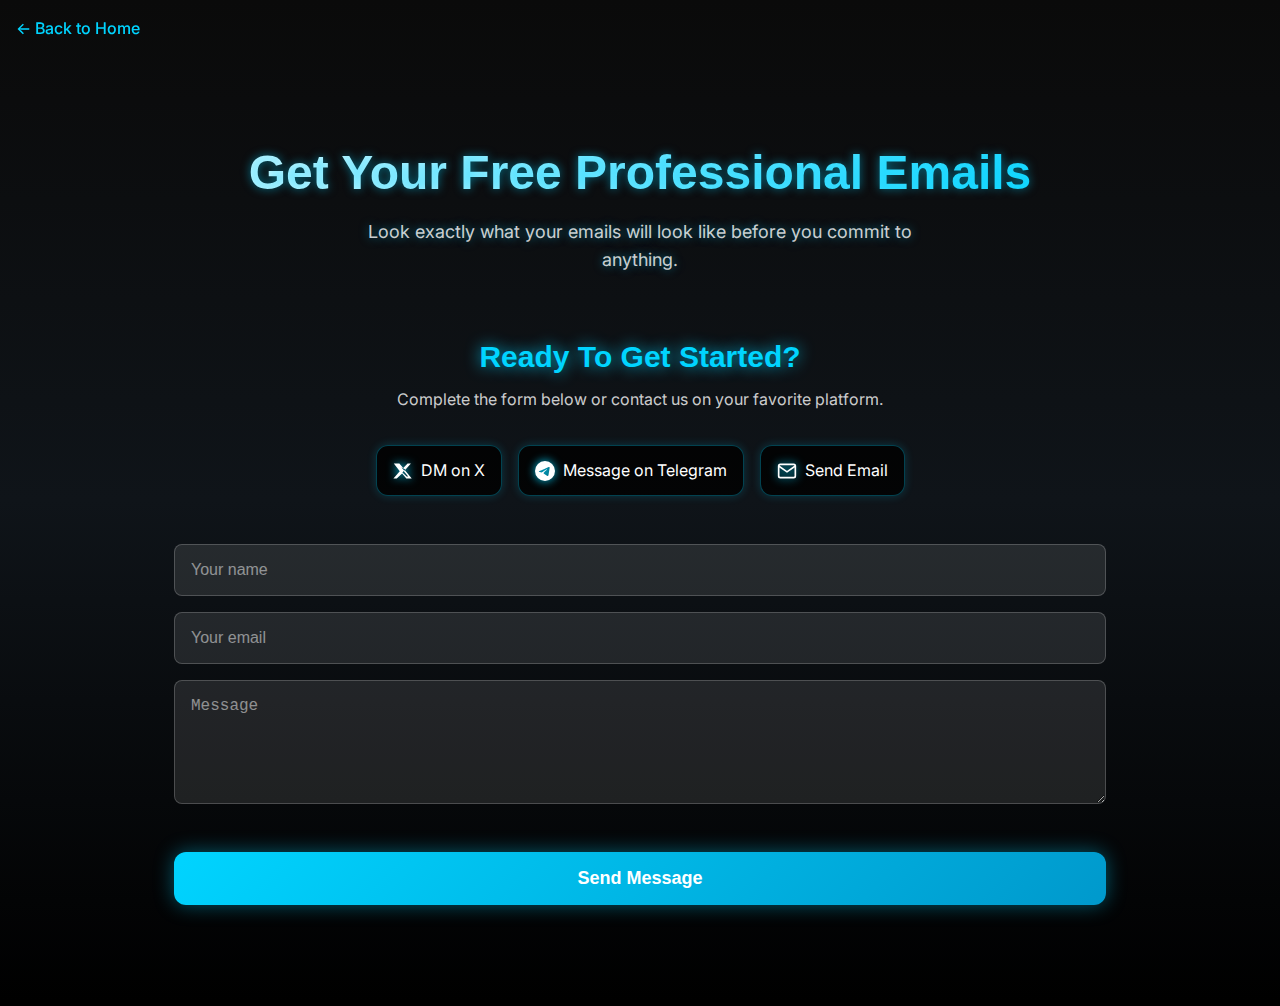
<file: my-site/contact.html>
<!doctype html>
<html lang="en">
    <head>
        <meta charset="UTF-8" />
        <meta name="viewport" content="width=device-width, initial-scale=1.0" />

        <!-- SEO Meta Tags -->
        <title>
            Contact - VOIDLNK | Get Your Free Email Samples
        </title>
        <meta
            name="description"
            content="Ready to boost your conversions? Contact VOIDLNK for high-impact email copy that converts."
        />
        <meta
            name="keywords"
            content="contact copywriter, email marketing, conversion optimization, landing pages"
        />
        <meta name="author" content="VOIDLNK" />

        <!-- Fonts -->
        <link rel="preconnect" href="https://fonts.googleapis.com" />
        <link rel="preconnect" href="https://fonts.gstatic.com" crossorigin />
        <link
            href="https://fonts.googleapis.com/css2?family=Space+Grotesk:wght@300;400;500;600;700&family=JetBrains+Mono:wght@400;500;600&display=swap"
            rel="stylesheet"
        />

        <!-- Favicon -->
        <link rel="icon" type="image/x-icon" href="assets/favicon.ico" />

        <!-- Stylesheets -->
        <link rel="stylesheet" href="css/styles.css" />

        <!-- Google Fonts -->
        <link rel="preconnect" href="https://fonts.googleapis.com" />
        <link rel="preconnect" href="https://fonts.gstatic.com" crossorigin />
        <link
            href="https://fonts.googleapis.com/css2?family=Inter:wght@300;400;500;600;700;800&display=swap"
            rel="stylesheet"
        />
    </head>
    <body>
        <!-- Back to Home Link -->
        <div style="padding: var(--space-4); position: fixed; top: 0; left: 0; z-index: 1000;">
            <a href="index.html" style="color: var(--electric-blue); text-decoration: none; font-weight: var(--font-weight-medium); display: flex; align-items: center; gap: var(--space-2);">
                ← Back to Home
            </a>
        </div>

        <!-- Contact Section -->
        <section id="contact" class="contact" style="min-height: 100vh; display: flex; align-items: center; padding-top: var(--space-16);">
            <div class="container">
                <h2 class="section-title glow-text" style="margin-bottom: var(--space-4); font-size: var(--text-5xl); padding-top: var(--space-20);">
                    Get Your Free Professional Emails
</h2>
                <p class="contact-subtitle glow-text" style="margin-bottom: var(--space-16);">
                    Look exactly what your emails will look like before you commit to anything.
                </p>

                <div class="contact-mini-section" style="text-align: center; margin-bottom: var(--space-12);">
                    <h3 class="ready-to-start glow-text" style="font-size: var(--text-3xl); color: var(--electric-blue); margin-bottom: var(--space-3); font-weight: var(--font-weight-semibold);">
                        Ready To Get Started?
                    </h3>
                    <p style="font-size: var(--text-base); color: rgba(255, 255, 255, 0.8); margin-bottom: var(--space-8);">
                        Complete the form below or contact us on your favorite platform.
                    </p>
                    
                    <div class="contact-options" style="display: flex; justify-content: center; gap: var(--space-4); margin-bottom: var(--space-12); flex-wrap: wrap;">
                        <a href="https://x.com/voidlnk" target="_blank" rel="noopener noreferrer" class="contact-option" style="display: flex; align-items: center; gap: var(--space-2); padding: var(--space-3) var(--space-4); background: rgba(0, 0, 0, 0.8); border: 1px solid rgba(0, 212, 255, 0.3); border-radius: var(--radius-lg); color: var(--white); text-decoration: none; transition: all var(--transition-normal); box-shadow: 0 0 10px rgba(0, 212, 255, 0.2); order: 1;">
                            <svg width="20" height="20" viewBox="0 0 24 24" fill="currentColor" style="filter: drop-shadow(0 0 5px var(--electric-blue));">
                                <path d="M17.53 3H21.5l-7.19 8.21L22.5 21h-6.47l-5.08-6.02L4.47 21H0.5l7.61-8.7L1 3h6.61l4.68 5.54L17.53 3zm-1.13 15.5h1.8l-5.44-6.45-1.45 1.65 5.09 4.8zm-8.09-13l5.19 6.15 1.32-1.51L6.31 5.5z"/>
                            </svg>
                            <span>DM on X</span>
                        </a>
                        
                        <a href="https://t.me/voidlnk" target="_blank" rel="noopener noreferrer" class="contact-option" style="display: flex; align-items: center; gap: var(--space-2); padding: var(--space-3) var(--space-4); background: rgba(0, 0, 0, 0.8); border: 1px solid rgba(0, 212, 255, 0.3); border-radius: var(--radius-lg); color: var(--white); text-decoration: none; transition: all var(--transition-normal); box-shadow: 0 0 10px rgba(0, 212, 255, 0.2); order: 2;">
                            <svg width="20" height="20" viewBox="0 0 24 24" fill="currentColor" style="filter: drop-shadow(0 0 5px var(--electric-blue));">
                                <path d="M11.944 0A12 12 0 0 0 0 12a12 12 0 0 0 12 12 12 12 0 0 0 12-12A12 12 0 0 0 12 0a12 12 0 0 0-.056 0zm4.962 7.224c.1-.002.321.023.465.14a.506.506 0 0 1 .171.325c.016.093.036.306.02.472-.18 1.898-.962 6.502-1.36 8.627-.168.9-.499 1.201-.82 1.23-.696.065-1.225-.46-1.9-.902-1.056-.693-1.653-1.124-2.678-1.8-1.185-.78-.417-1.21.258-1.91.177-.184 3.247-2.977 3.307-3.23.007-.032.014-.15-.056-.212s-.174-.041-.249-.024c-.106.024-1.793 1.14-5.061 3.345-.48.33-.913.49-1.302.48-.428-.008-1.252-.241-1.865-.44-.752-.245-1.349-.374-1.297-.789.027-.216.325-.437.893-.663 3.498-1.524 5.83-2.529 6.998-3.014 3.332-1.386 4.025-1.627 4.476-1.635z"/>
                            </svg>
                            <span>Message on Telegram</span>
                        </a>
                        
                        <a href="mailto:voidlnkmarketing@gmail.com" class="contact-option" style="display: flex; align-items: center; gap: var(--space-2); padding: var(--space-3) var(--space-4); background: rgba(0, 0, 0, 0.8); border: 1px solid rgba(0, 212, 255, 0.3); border-radius: var(--radius-lg); color: var(--white); text-decoration: none; transition: all var(--transition-normal); box-shadow: 0 0 10px rgba(0, 212, 255, 0.2); order: 3;">
                            <svg width="20" height="20" viewBox="0 0 24 24" fill="none" stroke="currentColor" stroke-width="2" style="filter: drop-shadow(0 0 5px var(--electric-blue));">
                                <path d="M4 4h16c1.1 0 2 .9 2 2v12c0 1.1-.9 2-2 2H4c-1.1 0-2-.9-2-2V6c0-1.1.9-2 2-2z"/>
                                <polyline points="22,6 12,13 2,6"/>
                            </svg>
                            <span>Send Email</span>
                        </a>
                    </div>
                </div>

                <form name="contact" method="POST" data-netlify="true">
                    <input type="hidden" name="form-name" value="contact" />
                    <input type="text" name="name" placeholder="Your name" required class="form-input" style="margin-bottom: var(--space-4);" />
                    <input type="email" name="email" placeholder="Your email" required class="form-input" style="margin-bottom: var(--space-4);" />
                    <textarea name="message" placeholder="Message" required class="form-input form-textarea" rows="5" style="margin-bottom: var(--space-6);"></textarea>
                    <button type="submit" class="cta-button form-submit">Send Message</button>
                </form>
            </div>
        </section>

        <!-- Scripts -->
        <script src="js/main.js"></script>
        
        <style>
            .glow-text {
                text-shadow: 0 0 10px rgba(0, 212, 255, 0.5);
            }
            
            .ready-to-start {
                text-shadow: 0 0 15px rgba(0, 212, 255, 0.8);
            }
            
            .contact-option:hover {
                transform: translateY(-2px);
                box-shadow: 0 0 20px rgba(0, 212, 255, 0.4);
                border-color: var(--electric-blue);
            }
            
            .contact-option:hover svg {
                filter: drop-shadow(0 0 8px var(--electric-blue));
            }
            
            @media (max-width: 768px) {
                .contact-options {
                    flex-direction: column;
                    align-items: center;
                    gap: var(--space-3);
                }
                
                .contact-option {
                    width: 100%;
                    max-width: 280px;
                    justify-content: center;
                    order: unset !important;
                }
            }
            
            @media (min-width: 769px) {
                .contact-options {
                    display: grid;
                    grid-template-columns: 1fr 1fr 1fr;
                    max-width: 600px;
                    margin: 0 auto var(--space-12) auto;
                }
                
                .contact-option[href*="t.me"] {
                    grid-column: 2;
                }
            }
        </style>
    </body>
</html>
</file>
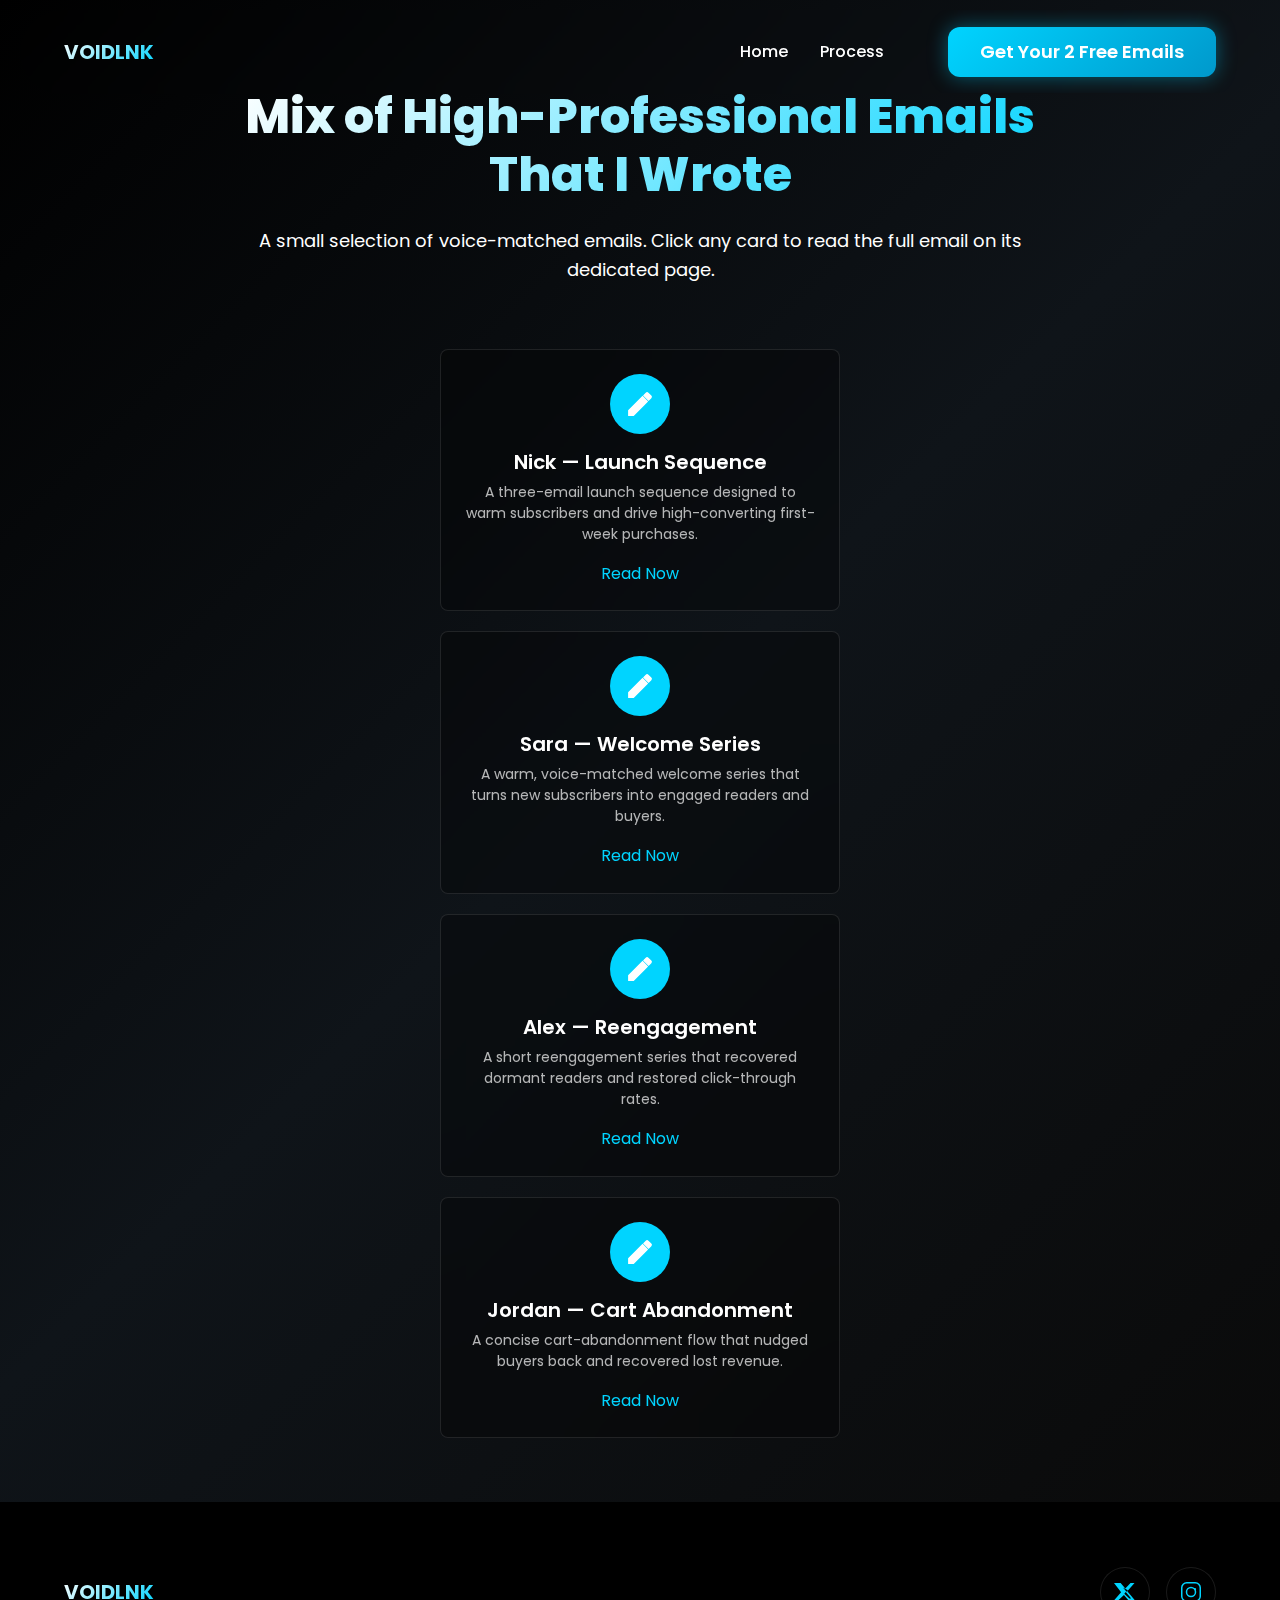
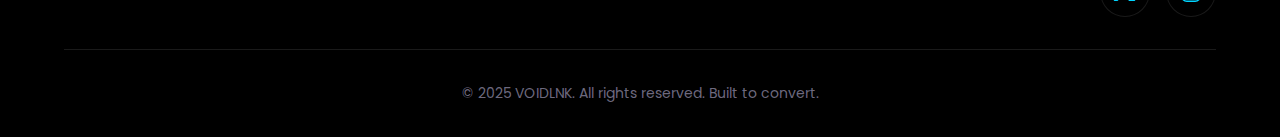
<file: my-site/ViewWork.html>
<!doctype html>
<html lang="en">
<head>
  <meta charset="utf-8" />
  <meta name="viewport" content="width=device-width,initial-scale=1" />
  <title>VOIDLNK - View Work</title>
  <meta name="description" content="Mix of high-professional emails that I wrote. Voice-matched email samples." />
  <meta name="author" content="VOIDLNK" />

  <!-- Fonts (match index) -->
  <link rel="preconnect" href="https://fonts.googleapis.com" />
  <link rel="preconnect" href="https://fonts.gstatic.com" crossorigin />
  <link href="https://fonts.googleapis.com/css2?family=Space+Grotesk:wght@300;400;500;600;700&family=JetBrains+Mono:wght@400;500;600&family=Poppins:wght@300;400;500;600;700;800;900&family=Inter:wght@300;400;500;600;700;800;900&display=swap" rel="stylesheet" />

  <!-- Styles -->
  <link rel="stylesheet" href="css/styles.css" />
</head>
<body>
  <!-- Header (consistent with index) -->
  <header class="navbar" id="navbar">
    <nav class="nav-container">
      <div class="nav-logo">
        <a href="index.html" aria-label="VOIDLNK home">
          <span class="logo-text">VOIDLNK</span>
        </a>
      </div>

      <div class="nav-right">
        <ul class="nav-menu" role="menubar">
          <li role="none"><a href="index.html#resources" class="nav-link" role="menuitem">Home</a></li>
          <li role="none"><a href="index.html#process" class="nav-link" role="menuitem">Process</a></li>
        </ul>

        <a href="contact.html" class="cta-button header-cta" aria-label="Get Your 2 Free Emails">Get Your 2 Free Emails</a>
      </div>

      <button class="mobile-menu-toggle" aria-label="Toggle mobile menu" aria-expanded="false">
        <span class="hamburger-line"></span>
        <span class="hamburger-line"></span>
        <span class="hamburger-line"></span>
      </button>
    </nav>
  </header>

  <!-- Single hero section (no scrolling) -->
  <main class="hero hero-work" role="main" aria-labelledby="work-headline" style="min-height:100vh; display:flex; align-items:center; justify-content:center; padding:4rem 1.25rem; padding-top:88px;">
    <div class="container" style="max-width:1100px; width:100%;">

      <h1 id="work-headline" class="section-title" style="max-width:820px; margin:0 auto 1.5rem; text-align:center;">
        Mix of High-Professional Emails That I Wrote
      </h1>

     <p class="section-subtitle"
   style="max-width:820px; margin:0.5rem auto 2.25rem; color:var(--muted); text-align:center;">
  A small selection of voice-matched emails. Click any card to read the full email on its dedicated page.
</p>


      <!-- Cards grid -->
      <div class="resources-grid work-grid" role="list" style="display:grid; grid-template-columns:repeat(auto-fit,minmax(230px,1fr)); gap:1.25rem; align-items:start;">
        <!-- Card 1 -->
        <article class="resource-card glassmorphism" role="listitem" aria-labelledby="card1-title">
          <div class="resource-icon" aria-hidden="true">
            <svg viewBox="0 0 24 24" width="40" height="40" aria-hidden="true" focusable="false">
              <path fill="white" d="M3 17.25V21h3.75L17.81 9.94l-3.75-3.75L3 17.25zM20.71 7.04a1 1 0 0 0 0-1.41l-2.34-2.34a1 1 0 0 0-1.41 0l-1.83 1.83 3.75 3.75 1.83-1.83z"/>
            </svg>
          </div>

          <h3 id="card1-title" class="resource-title">Nick — Launch Sequence</h3>
          <p class="resource-description">A three-email launch sequence designed to warm subscribers and drive high-converting first-week purchases.</p>

          <div style="margin-top:auto;">
            <a href="NickEmail.html" class="resource-button" role="button" aria-label="Read Nick email">Read Now</a>
          </div>
        </article>

        <!-- Card 2 -->
        <article class="resource-card glassmorphism" role="listitem" aria-labelledby="card2-title">
          <div class="resource-icon" aria-hidden="true">
            <svg viewBox="0 0 24 24" width="40" height="40" aria-hidden="true" focusable="false">
              <path fill="white" d="M3 17.25V21h3.75L17.81 9.94l-3.75-3.75L3 17.25zM20.71 7.04a1 1 0 0 0 0-1.41l-2.34-2.34a1 1 0 0 0-1.41 0l-1.83 1.83 3.75 3.75 1.83-1.83z"/>
            </svg>
          </div>

          <h3 id="card2-title" class="resource-title">Sara — Welcome Series</h3>
          <p class="resource-description">A warm, voice-matched welcome series that turns new subscribers into engaged readers and buyers.</p>

          <div style="margin-top:auto;">
            <a href="SaraEmail.html" class="resource-button" role="button" aria-label="Read Sara email">Read Now</a>
          </div>
        </article>

        <!-- Card 3 -->
        <article class="resource-card glassmorphism" role="listitem" aria-labelledby="card3-title">
          <div class="resource-icon" aria-hidden="true">
            <svg viewBox="0 0 24 24" width="40" height="40" aria-hidden="true" focusable="false">
              <path fill="white" d="M3 17.25V21h3.75L17.81 9.94l-3.75-3.75L3 17.25zM20.71 7.04a1 1 0 0 0 0-1.41l-2.34-2.34a1 1 0 0 0-1.41 0l-1.83 1.83 3.75 3.75 1.83-1.83z"/>
            </svg>
          </div>

          <h3 id="card3-title" class="resource-title">Alex — Reengagement</h3>
          <p class="resource-description">A short reengagement series that recovered dormant readers and restored click-through rates.</p>

          <div style="margin-top:auto;">
            <a href="AlexEmail.html" class="resource-button" role="button" aria-label="Read Alex email">Read Now</a>
          </div>
        </article>

        <!-- Card 4 -->
        <article class="resource-card glassmorphism" role="listitem" aria-labelledby="card4-title">
          <div class="resource-icon" aria-hidden="true">
            <svg viewBox="0 0 24 24" width="40" height="40" aria-hidden="true" focusable="false">
              <path fill="white" d="M3 17.25V21h3.75L17.81 9.94l-3.75-3.75L3 17.25zM20.71 7.04a1 1 0 0 0 0-1.41l-2.34-2.34a1 1 0 0 0-1.41 0l-1.83 1.83 3.75 3.75 1.83-1.83z"/>
            </svg>
          </div>

          <h3 id="card4-title" class="resource-title">Jordan — Cart Abandonment</h3>
          <p class="resource-description">A concise cart-abandonment flow that nudged buyers back and recovered lost revenue.</p>

          <div style="margin-top:auto;">
            <a href="JordanEmail.html" class="resource-button" role="button" aria-label="Read Jordan email">Read Now</a>
          </div>
        </article>
      </div>

    </div>
  </main>

  <!-- Footer (match index) -->
  <footer class="footer" role="contentinfo">
    <div class="container">
      <div class="footer-content">
        <div class="footer-logo"><span class="logo-text">VOIDLNK</span></div>
        <div class="social-links">
          <a href="https://x.com/voidlnk" class="social-link" aria-label="X Profile" target="_blank" rel="noopener noreferrer">
            <svg class="social-icon x-icon" viewBox="0 0 24 24" width="24" height="24" aria-hidden="true"><path fill="currentColor" d="M17.53 3H21.5l-7.19 8.21L22.5 21h-6.47l-5.08-6.02L4.47 21H0.5l7.61-8.7L1 3h6.61l4.68 5.54L17.53 3zm-1.13 15.5h1.8l-5.44-6.45-1.45 1.65 5.09 4.8zm-8.09-13l5.19 6.15 1.32-1.51L6.31 5.5z"/></svg>
          </a>
          <a href="https://www.instagram.com/voidlnk/" class="social-link" aria-label="Instagram Profile" target="_blank" rel="noopener noreferrer">
            <svg class="social-icon instagram-icon" viewBox="0 0 24 24" width="24" height="24" aria-hidden="true"><path fill="currentColor" d="M7.75 2h8.5A5.75 5.75 0 0 1 22 7.75v8.5A5.75 5.75 0 0 1 16.25 22h-8.5A5.75 5.75 0 0 1 2 16.25v-8.5A5.75 5.75 0 0 1 7.75 2zm0 1.5A4.25 4.25 0 0 0 3.5 7.75v8.5A4.25 4.25 0 0 0 7.75 20.5h8.5A4.25 4.25 0 0 0 20.5 16.25v-8.5A4.25 4.25 0 0 0 16.25 3.5h-8.5zm4.25 3.25a5.25 5.25 0 1 1 0 10.5 5.25 5.25 0 0 1 0-10.5zm0 1.5a3.75 3.75 0 1 0 0 7.5 3.75 3.75 0 0 0 0-7.5zm5.13.88a1.13 1.13 0 1 1-2.25 0 1.13 1.13 0 0 1 2.25 0z"/></svg>
          </a>
        </div>
      </div>

      <div class="footer-bottom">
        <p class="copyright">© 2025 VOIDLNK. All rights reserved. Built to convert.</p>
      </div>
    </div>
  </footer>

  <script src="js/main.js"></script>
</body>
</html>
</file>
<file: my-site/css/styles.css>
/* EDIT HERE: CSS Custom Properties (Colors, Fonts, Spacing) */
:root {
  /* Colors - Much Darker Theme */
  --primary-black: #000000;
  --secondary-black: #0a0a0a;
  --dark-navy: #0f1419;
  --darker-navy: #1a1f2e;
  --electric-blue: #00d4ff;
  --dark-blue: #1e3a8a;
  --electric-blue-glow: rgba(0, 212, 255, 0.4);
  --white: #ffffff;
  --light-gray: #f8f9fa;
  --medium-gray: #6c757d;
  --dark-gray: #343a40;
  --glass-bg: rgba(0, 0, 0, 0.3);
  --glass-border: rgba(255, 255, 255, 0.1);

@font-face {
    font-family: 'HypeBuzz';
    src: url('./fonts/hypebuzz/HypebuzzDemo.otf') format('opentype');
    font-weight: normal;
    font-style: normal;
    font-display: swap;
}

  /* Typography */
  --font-primary: 'Poppins', 'Inter', system-ui, -apple-system, sans-serif;
  --font-secondary: 'HypeBuzz', 'Poppins', sans-serif;
  --font-weight-light: 300;
  --font-weight-normal: 400;
  --font-weight-medium: 500;
  --font-weight-semibold: 600;
  --font-weight-bold: 700;
  --font-weight-extrabold: 800;

  /* Font Sizes */
  --text-xs: 0.75rem;
  --text-sm: 0.875rem;
  --text-base: 1rem;
  --text-lg: 1.125rem;
  --text-xl: 1.25rem;
  --text-2xl: 1.5rem;
  --text-3xl: 1.875rem;
  --text-4xl: 2.25rem;
  --text-5xl: 3rem;
  --text-6xl: 3.75rem;

  /* Spacing */
  --space-1: 0.25rem;
  --space-2: 0.5rem;
  --space-3: 0.75rem;
  --space-4: 1rem;
  --space-5: 1.25rem;
  --space-6: 1.5rem;
  --space-8: 2rem;
  --space-10: 2.5rem;
  --space-12: 3rem;
  --space-16: 4rem;
  --space-20: 5rem;
  --space-24: 6rem;

  /* Shadows */
  --shadow-sm: 0 1px 2px 0 rgba(0, 0, 0, 0.05);
  --shadow-md: 0 4px 6px -1px rgba(0, 0, 0, 0.1);
  --shadow-lg: 0 10px 15px -3px rgba(0, 0, 0, 0.1);
  --shadow-xl: 0 20px 25px -5px rgba(0, 0, 0, 0.1);
  --shadow-glow: 0 0 20px var(--electric-blue-glow);

  /* Transitions */
  --transition-fast: 0.15s ease-in-out;
  --transition-normal: 0.3s ease-in-out;
  --transition-slow: 0.5s ease-in-out;

  /* Border Radius */
  --radius-sm: 0.375rem;
  --radius-md: 0.5rem;
  --radius-lg: 0.75rem;
  --radius-xl: 1rem;
  --radius-full: 9999px;

  /* Z-index */
  --z-dropdown: 1000;
  --z-sticky: 1020;
  --z-fixed: 1030;
  --z-modal: 1040;
  --z-popover: 1050;
  --z-tooltip: 1060;
}

/* EDIT HERE: Reset and Base Styles */
* {
  margin: 0;
  padding: 0;
  box-sizing: border-box;
}

html {
  scroll-behavior: smooth;
  font-size: 16px;
}

body {
  font-family: 'Poppins', 'Inter', system-ui, -apple-system, sans-serif;
  font-weight: var(--font-weight-normal);
  line-height: 1.6;
  color: var(--white);
  background-color: var(--primary-black);
  overflow-x: hidden;
  -webkit-font-smoothing: antialiased;
  -moz-osx-font-smoothing: grayscale;
}

/* EDIT HERE: Typography */
h1, h2, h3, h4, h5, h6 {
  font-family: var(--font-secondary);
  font-weight: var(--font-weight-bold);
  line-height: 1.2;
  margin-bottom: var(--space-4);
}

h1 {
  font-size: var(--text-5xl);
  font-weight: var(--font-weight-extrabold);
  font-family: 'HypeBuzz', 'Poppins', sans-serif;
}

h2 {
  font-size: var(--text-4xl);
  font-weight: var(--font-weight-bold);
  font-family: 'HypeBuzz', 'Poppins', sans-serif;
}

h3 {
  font-size: var(--text-2xl);
  font-weight: var(--font-weight-semibold);
  font-family: 'Poppins', sans-serif;
}

p {
  margin-bottom: var(--space-4);
}

a {
  color: var(--electric-blue);
  text-decoration: none;
  transition: color var(--transition-fast);
}

a:hover {
  color: var(--white);
}

/* EDIT HERE: Utility Classes */
.container {
  max-width: 1200px;
  margin: 0 auto;
  padding: 0 var(--space-6);
}

.section-title {
  text-align: center;
  margin-bottom: var(--space-16);
  background: linear-gradient(135deg, var(--white), var(--electric-blue));
  -webkit-background-clip: text;
  -webkit-text-fill-color: transparent;
  background-clip: text;
}

.glassmorphism {
  background: var(--glass-bg);
  backdrop-filter: blur(10px);
  -webkit-backdrop-filter: blur(10px);
  border: 1px solid var(--glass-border);
  border-radius: var(--radius-xl);
}

/* EDIT HERE: Navigation Styles */
.navbar {
  position: fixed;
  top: 0;
  left: 20px;
  right: 20px;
  z-index: var(--z-fixed);
  background: rgba(108, 81, 171, 0);
  backdrop-filter: blur(10px);
  -webkit-backdrop-filter: blur(10px);
  border-bottom: 1px solid #00000000;
  transition: all var(--transition-normal);
  padding: 1px 0;
  height: 84px;
  border-radius: 100px;
  overflow: hidden;
   margin-top: 10px;
}

.navbar.scrolled {
  background: rgba(0, 0, 0, 0.485);
  padding: 1px 0;
}

.nav-container {
  display: flex;
  justify-content: space-between;
  align-items: center;
  padding: var(--space-4) var(--space-6);
  max-width: 1200px;
  margin: 0 auto;
}

.nav-logo .logo-text {
  font-size: var(--text-xl);
  font-weight: var(--font-weight-bold);
  color: var(--white);
  background: linear-gradient(135deg, var(--white), var(--electric-blue));
  -webkit-background-clip: text;
  -webkit-text-fill-color: transparent;
  background-clip: text;
   margin-left: 0;
  padding-left: 0;
  display: flex;
  justify-content: space-between;
  align-items: center;
}

.nav-menu {
  display: flex;
  list-style: none;
  gap: var(--space-8);
}

.nav-link {
  color: var(--white);
  font-weight: var(--font-weight-medium);
  position: relative;
  transition: color var(--transition-fast);
}

.nav-link:hover {
  color: var(--electric-blue);
}

.nav-link::after {
  content: '';
  position: absolute;
  bottom: -4px;
  left: 0;
  width: 0;
  height: 2px;
  background: var(--electric-blue);
  transition: width var(--transition-normal);
}

.nav-link:hover::after {
  width: 100%;
}

.mobile-menu-toggle {
  display: none;
  flex-direction: column;
  background: none;
  border: none;
  cursor: pointer;
  padding: var(--space-2);
}

.hamburger-line {
  width: 25px;
  height: 3px;
  background: var(--white);
  margin: 3px 0;
  transition: var(--transition-fast);
}

/* EDIT HERE: Hero Section Styles */
.hero {
  min-height: 100vh;
  display: flex;
  align-items: center;
  justify-content: center;
  position: relative;
  background: linear-gradient(135deg, var(--primary-black) 0%, var(--dark-navy) 50%, var(--secondary-black) 100%);
  overflow: hidden;
}

.hero-background {
  position: absolute;
  top: 0;
  left: 0;
  width: 100%;
  height: 100%;
  z-index: 1;
}

.parallax-layer {
  position: absolute;
  width: 100%;
  height: 100%;
  background-size: cover;
  background-position: center;
  background-repeat: no-repeat;
}

.layer-1 {
  background: radial-gradient(circle at 20% 80%, rgba(0, 212, 255, 0.1) 0%, transparent 50%);
  animation: float 6s ease-in-out infinite;
}

.layer-2 {
  background: radial-gradient(circle at 80% 20%, rgba(0, 212, 255, 0.05) 0%, transparent 50%);
  animation: float 8s ease-in-out infinite reverse;
}

.chess-piece {
  position: absolute;
  width: 80px;
  height: 80px;
  background-size: contain;
  background-repeat: no-repeat;
  background-position: center;
  filter: drop-shadow(0 0 15px var(--electric-blue-glow));
  animation: drift 10s ease-in-out infinite;
  opacity: 0.8;
  z-index: 1;
  pointer-events: none;
}

.chess-pawn {
  top: 20%;
  left: 10%;
  background-image: url("data:image/svg+xml,%3Csvg xmlns='http://www.w3.org/2000/svg' viewBox='0 0 24 24' fill='none'%3E%3Cpath d='M12 2C10.9 2 10 2.9 10 4S10.9 6 12 6 14 5.1 14 4 13.1 2 12 2M12 7C10.9 7 10 7.9 10 9V10H14V9C14 7.9 13.1 7 12 7M8 21V20C8 18.9 8.9 18 10 18H14C15.1 18 16 18.9 16 20V21H8M9 11L8.5 17H15.5L15 11H9Z' fill='%2300d4ff' stroke='%2300d4ff' stroke-width='0.5'/%3E%3C/svg%3E");
  animation-delay: -3s;
}

.chess-knight {
  top: 60%;
  right: 15%;
  background-image: url("data:image/svg+xml,%3Csvg xmlns='http://www.w3.org/2000/svg' viewBox='0 0 24 24' fill='none'%3E%3Cpath d='M19,22H5V20H19V22M17,10L15.59,11.41L14.17,10H12V8.83L10.59,7.41L12,6H10L6,10V16H8V12H10V16H14V12L18,8V10H17Z' fill='%2300d4ff' stroke='%2300d4ff' stroke-width='0.5'/%3E%3C/svg%3E");
  animation-delay: -4s;
}

.hero-content {
  position: relative;
  z-index: 2;
  text-align: center;
  max-width: 800px;
  padding: 0 var(--space-6);
}

.hero-headline {
  font-size: clamp(var(--text-5xl), 6vw, var(--text-7xl));
  font-weight: var(--font-weight-extrabold);
  margin-bottom: var(--space-6);
  background: linear-gradient(135deg, var(--white), var(--electric-blue));
  -webkit-background-clip: text;
  -webkit-text-fill-color: transparent;
  background-clip: text;
  line-height: 1.1;
  font-size: 75px;
}

.hero-subheadline {
  font-size: var(--text-xl);
  color: rgba(255, 255, 255, 0.8);
  margin-bottom: var(--space-10);
  font-weight: var(--font-weight-medium);
}

.scroll-indicator {
  position: absolute;
  bottom: var(--space-8);
  left: 50%;
  transform: translateX(-50%);
  z-index: 2;
}

.scroll-arrow {
  width: 24px;
  height: 24px;
  border-right: 2px solid var(--electric-blue);
  border-bottom: 2px solid var(--electric-blue);
  transform: rotate(45deg);
  animation: bounce 2s infinite;
}

/* EDIT HERE: CTA Button Styles */
.cta-button {
  display: inline-block;
  padding: var(--space-4) var(--space-8);
  background: linear-gradient(135deg, var(--electric-blue), #0099cc);
  color: var(--white);
  font-weight: var(--font-weight-semibold);
  font-size: var(--text-lg);
  border: none;
  border-radius: var(--radius-lg);
  cursor: pointer;
  text-decoration: none;
  transition: all var(--transition-normal);
  position: relative;
  overflow: hidden;
  box-shadow: 0 4px 15px rgba(0, 212, 255, 0.3);
}

.cta-button:hover {
  transform: translateY(-2px);
  box-shadow: 0 8px 25px rgba(0, 212, 255, 0.4);
}

.primary-cta {
  animation: pulse-glow 3s ease-in-out infinite;
}

.cta-button::before {
  content: '';
  position: absolute;
  top: 0;
  left: -100%;
  width: 100%;
  height: 100%;
  background: linear-gradient(90deg, transparent, rgba(255, 255, 255, 0.2), transparent);
  transition: left var(--transition-slow);
}

.cta-button:hover::before {
  left: 100%;
}

/* EDIT HERE: Services Section Styles */
.services {
  padding: var(--space-24) 0;
  background: linear-gradient(180deg, var(--primary-black) 0%, var(--dark-navy) 50%, var(--secondary-black) 100%);
}

.services-grid {
  display: grid;
  grid-template-columns: repeat(auto-fit, minmax(300px, 1fr));
  gap: var(--space-8);
  margin-top: var(--space-16);
}

.service-card {
  padding: var(--space-8);
  text-align: center;
  transition: all var(--transition-normal);
  position: relative;
  overflow: hidden;
}

.service-card:hover {
  transform: translateY(-10px);
  box-shadow: var(--shadow-xl);
}

.service-card::before {
  content: '';
  position: absolute;
  top: 0;
  left: 0;
  right: 0;
  bottom: 0;
  background: linear-gradient(135deg, rgba(0, 212, 255, 0.1), transparent);
  opacity: 0;
  transition: opacity var(--transition-normal);
}

.service-card:hover::before {
  opacity: 1;
}

.service-icon {
  width: 80px;
  height: 80px;
  margin: 0 auto var(--space-6);
  display: flex;
  align-items: center;
  justify-content: center;
  background: linear-gradient(135deg, var(--electric-blue), #0099cc);
  border-radius: 50%;
  transition: all var(--transition-normal);
  filter: drop-shadow(0 0 15px var(--electric-blue-glow));
  box-shadow: 0 0 20px rgba(0, 212, 255, 0.4);
}

.service-icon svg {
  width: 40px;
  height: 40px;
  color: var(--white);
  stroke: var(--white);
}

.service-card:hover .service-icon {
  transform: scale(1.1) rotateY(10deg);
  filter: drop-shadow(0 0 25px var(--electric-blue-glow));
  box-shadow: 0 0 30px rgba(0, 212, 255, 0.6);
}

.service-title {
  color: var(--white);
  margin-bottom: var(--space-4);
  position: relative;
  z-index: 1;
}

.service-benefits {
  list-style: none;
  position: relative;
  z-index: 1;
}

.service-benefits li {
  color: rgba(255, 255, 255, 0.8);
  margin-bottom: var(--space-2);
  position: relative;
  padding-left: var(--space-6);
}

.service-benefits li::before {
  content: '✓';
  position: absolute;
  left: 0;
  color: var(--electric-blue);
  font-weight: var(--font-weight-bold);
}

/* EDIT HERE: Animations */
@keyframes float {
  0%, 100% { transform: translateY(0px); }
  50% { transform: translateY(-20px); }
}

@keyframes drift {
  0%, 100% { transform: translate(0, 0) rotate(0deg); }
  25% { transform: translate(10px, -10px) rotate(90deg); }
  50% { transform: translate(-5px, -20px) rotate(180deg); }
  75% { transform: translate(-10px, -5px) rotate(270deg); }
}

@keyframes bounce {
  0%, 20%, 50%, 80%, 100% { transform: translateX(-50%) translateY(0); }
  40% { transform: translateX(-50%) translateY(-10px); }
  60% { transform: translateX(-50%) translateY(-5px); }
}

@keyframes pulse-glow {
  0%, 100% { box-shadow: 0 4px 15px rgba(0, 212, 255, 0.3); }
  50% { box-shadow: 0 4px 25px rgba(0, 212, 255, 0.6); }
}

/* EDIT HERE: Responsive Design */
@media (max-width: 768px) {
  .nav-menu {
    display: none;
    position: absolute;
    top: 100%;
    left: 0;
    right: 0;
    background: rgba(0, 0, 0, 0.98);
    backdrop-filter: blur(20px);
    flex-direction: column;
    padding: var(--space-4);
    gap: var(--space-4);
    border-top: 1px solid rgba(255, 255, 255, 0.05);
  }

  .nav-menu.active {
    display: flex;
  }

  .mobile-menu-toggle {
    display: flex;
  }

  .mobile-menu-toggle.active .hamburger-line:nth-child(1) {
    transform: rotate(45deg) translate(5px, 5px);
  }

  .mobile-menu-toggle.active .hamburger-line:nth-child(2) {
    opacity: 0;
  }

  .mobile-menu-toggle.active .hamburger-line:nth-child(3) {
    transform: rotate(-45deg) translate(7px, -6px);
  }

  .hero-headline {
    font-size: var(--text-3xl);
  }

  .hero-subheadline {
    font-size: var(--text-lg);
  }

  .services-grid {
    grid-template-columns: 1fr;
    gap: var(--space-6);
  }

  .container {
    padding: 0 var(--space-4);
  }

  .chess-piece {
    width: 60px;
    height: 60px;
  }
}

@media (max-width: 480px) {
  .hero {
    padding: var(--space-20) 0;
  }

  .hero-headline {
    font-size: var(--text-2xl);
  }

  .hero-subheadline {
    font-size: var(--text-base);
  }

  .cta-button {
    padding: var(--space-3) var(--space-6);
    font-size: var(--text-base);
  }

  .service-card {
    padding: var(--space-6);
  }

  .service-icon {
    width: 60px;
    height: 60px;
  }
}


/* EDIT HERE: Portfolio Section Styles */
.portfolio {
  padding: var(--space-24) 0;
  background: linear-gradient(180deg, var(--secondary-black) 0%, var(--dark-navy) 50%, var(--primary-black) 100%);
}

.portfolio-filters {
  display: flex;
  justify-content: center;
  gap: var(--space-4);
  margin-bottom: var(--space-16);
  flex-wrap: wrap;
}

.filter-btn {
  padding: var(--space-3) var(--space-6);
  background: transparent;
  color: rgba(255, 255, 255, 0.7);
  border: 1px solid rgba(255, 255, 255, 0.2);
  border-radius: var(--radius-full);
  cursor: pointer;
  transition: all var(--transition-normal);
  font-weight: var(--font-weight-medium);
}

.filter-btn:hover,
.filter-btn.active {
  background: var(--electric-blue);
  color: var(--white);
  border-color: var(--electric-blue);
  transform: translateY(-2px);
}

.portfolio-grid {
  display: grid;
  grid-template-columns: repeat(auto-fit, minmax(350px, 1fr));
  gap: var(--space-8);
  margin-top: var(--space-16);
}

.portfolio-item {
  position: relative;
  border-radius: var(--radius-xl);
  overflow: hidden;
  background: var(--glass-bg);
  backdrop-filter: blur(10px);
  border: 1px solid var(--glass-border);
  transition: all var(--transition-normal);
  cursor: pointer;
}

.portfolio-item:hover {
  transform: translateY(-10px);
  box-shadow: var(--shadow-xl);
}

.portfolio-image {
  width: 100%;
  height: 250px;
  object-fit: cover;
  transition: transform var(--transition-slow);
}

.portfolio-item:hover .portfolio-image {
  transform: scale(1.1);
}

.portfolio-overlay {
  position: absolute;
  top: 0;
  left: 0;
  right: 0;
  bottom: 0;
  background: linear-gradient(135deg, rgba(0, 212, 255, 0.9), rgba(0, 153, 204, 0.9));
  display: flex;
  flex-direction: column;
  justify-content: center;
  align-items: center;
  opacity: 0;
  transition: opacity var(--transition-normal);
  text-align: center;
  padding: var(--space-6);
}

.portfolio-item:hover .portfolio-overlay {
  opacity: 1;
}

.portfolio-title {
  font-size: var(--text-xl);
  font-weight: var(--font-weight-bold);
  color: var(--white);
  margin-bottom: var(--space-2);
}

.portfolio-metric {
  font-size: var(--text-lg);
  font-weight: var(--font-weight-semibold);
  color: var(--white);
  margin-bottom: var(--space-4);
  background: rgba(255, 255, 255, 0.2);
  padding: var(--space-2) var(--space-4);
  border-radius: var(--radius-full);
}

.portfolio-link-icon {
  width: 40px;
  height: 40px;
  background: var(--white);
  border-radius: var(--radius-full);
  display: flex;
  align-items: center;
  justify-content: center;
  transition: transform var(--transition-fast);
}

.portfolio-link-icon:hover {
  transform: scale(1.1);
}

.portfolio-link-icon svg {
  width: 20px;
  height: 20px;
  fill: var(--electric-blue);
}

/* EDIT HERE: About Section Styles */
.about {
  padding: var(--space-24) 0;
  background: linear-gradient(180deg, var(--primary-black) 0%, var(--dark-navy) 50%, var(--secondary-black) 100%);
}

.about-content {
  display: grid;
  grid-template-columns: 1fr 2fr;
  gap: var(--space-16);
  align-items: center;
  margin-bottom: var(--space-20);
}

.about-image {
  text-align: center;
}

.headshot-container {
  position: relative;
  display: inline-block;
}

.globe-frame {
  position: absolute;
  top: -20px;
  left: -20px;
  right: -20px;
  bottom: -20px;
  border: 3px solid var(--electric-blue);
  border-radius: 50%;
  background: conic-gradient(from 0deg, var(--electric-blue), transparent, var(--electric-blue));
  animation: rotate 10s linear infinite;
  z-index: 1;
}

.globe-frame::before {
  content: '';
  position: absolute;
  top: 3px;
  left: 3px;
  right: 3px;
  bottom: 3px;
  background: var(--primary-black);
  border-radius: 50%;
  z-index: -1;
}

.headshot {
  width: 200px;
  height: 200px;
  border-radius: 50%;
  object-fit: cover;
  position: relative;
  z-index: 2;
  border: 4px solid var(--white);
}

.about-text {
  color: rgba(255, 255, 255, 0.9);
}

.bio p {
  font-size: var(--text-lg);
  line-height: 1.7;
  margin-bottom: var(--space-6);
}

/* Testimonial Video Section - Premium Glassy Floating Background */
.testimonial-video-section {
  position: relative;
  padding: 80px 0 40px 0;
  background: transparent !important;
  z-index: 1;
  overflow: visible;
}

/* Remove the floating background layer entirely */
.testimonial-video-bg {
   pointer-events: none;
}

.testimonial-video-card {
  display: flex;
  flex-direction: column;
  align-items: center;
  max-width: 420px;
  margin: 0 auto;
  border-radius: 32px;
  box-shadow: 0 8px 40px rgba(0,212,255,0.13), 0 1.5px 8px rgba(0,0,0,0.25);
  overflow: hidden;
  background: rgba(10,18,30,0.85);
  backdrop-filter: blur(18px) saturate(1.2);
  border: 1.5px solid rgba(0,212,255,0.13);
  animation: fadeInUp 0.8s cubic-bezier(.23,1.01,.32,1) both;
  z-index: 9999;
  opacity: 1;
    pointer-events: auto; /* Allow clicks */
}

.testimonial-video-media {
  position: relative;
  width: 100%;
  aspect-ratio: 16/9;
  background: #111;
  overflow: hidden;
  border-radius: 32px 32px 0 0;
}

.testimonial-video {
  width: 100%;
  height: 100%;
  display: block;
  object-fit: cover;
  border-radius: 32px 32px 0 0;
  background: #000;
  transition: filter 0.3s;
}

.video-play-btn {
  position: absolute;
  top: 50%;
  left: 50%;
  transform: translate(-50%, -50%);
  background: none;
  border: none;
  cursor: pointer;
  z-index: 3;
  opacity: 0.98;
  padding: 0;
  margin: 0;
}
.video-play-btn:focus,
.video-play-btn:hover {
  transform: translate(-50%, -50%) scale(1.08);
  opacity: 1;
}
.play-icon svg {
  display: block;
  filter: drop-shadow(0 0 8px #00d4ff88);
}

.video-external-link {
  position: absolute;
  top: 16px;
  right: 16px;
  background: rgba(0,0,0,0.38);
  border-radius: 8px;
  padding: 4px;
  z-index: 4;
  transition: background 0.2s;
  box-shadow: 0 2px 8px rgba(0,212,255,0.08);
}
.video-external-link:hover {
  background: rgba(0,212,255,0.18);
}

.testimonial-video-content {
  border-radius: 0 0 32px 32px;
  background: linear-gradient(135deg, rgba(0,212,255,0.10) 0%, transparent 100%);
  padding: 32px 28px 22px 28px;
  color: #fff;
  text-align: left;
  position: relative;
  z-index: 2;
  width: 100%;
  box-sizing: border-box;
}

.testimonial-client {
    font-family: var(--font-primary, 'Poppins', sans-serif);
    font-size: 1.25rem;
    font-weight: 700;
    margin-bottom: 2px;
    color: #fff;
    letter-spacing: 0.01em;
}

.testimonial-role {
    color: #b84dff;
    font-size: 0.98rem;
    margin-bottom: 14px;
    font-weight: 500;
}

.testimonial-quote {
    font-size: 1.05rem;
    color: #e0e0e0;
    margin-bottom: 18px;
    line-height: 1.5;
    font-family: var(--font-primary, 'Poppins', sans-serif);
}

.testimonial-metric {
    background: rgba(0,212,255,0.10);
    color: #fff;
    border: 1px solid rgba(0,212,255,0.18);
    border-radius: 10px;
    padding: 8px 14px;
    font-size: 1rem;
    font-weight: 600;
    margin-bottom: 18px;
    display: inline-block;
    box-shadow: 0 2px 8px rgba(0,212,255,0.10);
    letter-spacing: 0.01em;
    animation: fadeInUp 0.7s 0.2s both;
}
.metric-icon {
    margin-right: 6px;
    font-size: 1.1em;
    vertical-align: -2px;
}

.testimonial-link {
    color: var(--electric-blue);
    font-weight: 500;
    font-size: 1rem;
    display: inline-flex;
    align-items: center;
    gap: 4px;
    text-decoration: none;
    transition: color 0.2s;
}
.testimonial-link:hover {
    color: #fff;
}
.testimonial-link svg {
    margin-left: 2px;
    vertical-align: -2px;
}

@media (max-width: 600px) {
    .testimonial-video-card {
        max-width: 98vw;
    }
    .testimonial-video-content {
        padding: 18px 10px 14px 10px;
    }
}

/* EDIT HERE: Contact Section Styles */
.contact {
  padding: var(--space-24) 0;
  background: linear-gradient(180deg, var(--secondary-black) 0%, var(--dark-navy) 50%, var(--primary-black) 100%);
}

.contact-subtitle {
  text-align: center;
  font-size: var(--text-lg);
  color: rgba(255, 255, 255, 0.8);
  margin-bottom: var(--space-16);
  max-width: 600px;
  margin-left: auto;
  margin-right: auto;
}

.contact-form {
  max-width: 600px;
  margin: 0 auto;
  background: var(--glass-bg);
  backdrop-filter: blur(10px);
  border: 1px solid var(--glass-border);
  border-radius: var(--radius-xl);
  padding: var(--space-10);
}

.form-group {
  margin-bottom: var(--space-6);
}

.form-label {
  display: block;
  font-weight: var(--font-weight-medium);
  color: var(--white);
  margin-bottom: var(--space-2);
}

.form-input {
  width: 100%;
  padding: var(--space-4);
  background: rgba(255, 255, 255, 0.1);
  border: 1px solid rgba(255, 255, 255, 0.2);
  border-radius: var(--radius-md);
  color: var(--white);
  font-size: var(--text-base);
  transition: all var(--transition-normal);
}

.form-input:focus {
  outline: none;
  border-color: var(--electric-blue);
  box-shadow: 0 0 0 3px rgba(0, 212, 255, 0.1);
}

.form-input::placeholder {
  color: rgba(255, 255, 255, 0.5);
}

.form-textarea {
  resize: vertical;
  min-height: 120px;
}

.form-submit {
  width: 100%;
  margin-top: var(--space-4);
}

.error-message {
  display: block;
  color: #ff6b6b;
  font-size: var(--text-sm);
  margin-top: var(--space-1);
  min-height: 20px;
}

/* EDIT HERE: Footer Styles */
.footer {
  padding: var(--space-16) 0 var(--space-8);
  background: rgba(255, 254, 254, 0)0, 0, 0, 0);
  border-top: 1px solid rgba(255, 255, 255, 0);
}

.footer-content {
  display: flex;
  justify-content: space-between;
  align-items: center;
  margin-bottom: var(--space-8);
}

.footer-logo .logo-text {
  font-size: var(--text-xl);
  font-weight: var(--font-weight-bold);
  background: linear-gradient(135deg, var(--white), var(--electric-blue));
  -webkit-background-clip: text;
  -webkit-text-fill-color: transparent;
  background-clip: text;
}

.social-links {
  display: flex;
  gap: var(--space-4);
}

.social-link {
  display: flex;
  align-items: center;
  justify-content: center;
  width: 50px;
  height: 50px;
  background: var(--glass-bg);
  backdrop-filter: blur(10px);
  border: 1px solid var(--glass-border);
  border-radius: 50%;
  transition: all var(--transition-normal);
}

.social-link:hover {
  background: var(--electric-blue);
  transform: translateY(-3px);
  box-shadow: 0 5px 15px rgba(0, 212, 255, 0.3);
}

.social-icon {
  width: 24px;
  height: 24px;
  fill: var(--white);
  transition: fill var(--transition-fast);
}

.social-link:hover .social-icon {
  fill: var(--white);
}

.footer-bottom {
  text-align: center;
  padding-top: var(--space-8);
  border-top: 1px solid rgba(255, 255, 255, 0.1);
}

.copyright {
  color: rgba(184, 178, 213, 0.6);
  font-size: var(--text-sm);
  margin: 0;
}

/* EDIT HERE: Lightbox Styles */
.lightbox {
  position: fixed;
  top: 0;
  left: 0;
  width: 100%;
  height: 100%;
  background: rgba(0, 0, 0, 0);
  display: flex;
  align-items: center;
  justify-content: center;
  z-index: var(--z-modal);
  opacity: 0;
  visibility: hidden;
  transition: all var(--transition-normal);
}

.lightbox.active {
  opacity: 1;
  visibility: visible;
}

.lightbox-content {
  position: relative;
  max-width: 90vw;
  max-height: 90vh;
  background: var(--white);
  border-radius: var(--radius-xl);
  overflow: hidden;
  display: flex;
  flex-direction: column;
}

.lightbox-close {
  position: absolute;
  top: var(--space-4);
  right: var(--space-4);
  background: rgba(0, 0, 0, 0);
  color: var(--white);
  border: none;
  width: 40px;
  height: 40px;
  border-radius: 50%;
  font-size: var(--text-xl);
  cursor: pointer;
  z-index: 1;
  transition: background var(--transition-fast);
}

.lightbox-close:hover {
  background: rgba(0, 0, 0, 0.8);
}

.lightbox-image {
  width: 100%;
  height: auto;
  max-height: 70vh;
  object-fit: cover;
}

.lightbox-info {
  padding: var(--space-6);
  background: var(--white);
  color: var(--dark-gray);
}

.lightbox-title {
  font-size: var(--text-2xl);
  font-weight: var(--font-weight-bold);
  margin-bottom: var(--space-3);
  color: var(--dark-gray);
}

.lightbox-description {
  font-size: var(--text-base);
  line-height: 1.6;
  margin-bottom: var(--space-4);
  color: var(--medium-gray);
}

.lightbox-link {
  display: inline-block;
  padding: var(--space-3) var(--space-6);
  background: var(--electric-blue);
  color: var(--white);
  border-radius: var(--radius-md);
  text-decoration: none;
  font-weight: var(--font-weight-medium);
  transition: background var(--transition-fast);
}

.lightbox-link:hover {
  background: #0099cc;
  color: var(--white);
}

/* EDIT HERE: Additional Animations */
@keyframes rotate {
  from { transform: rotate(0deg); }
  to { transform: rotate(360deg); }
}

@keyframes fadeInUp {
  from {
    opacity: 0;
    transform: translateY(30px);
  }
  to {
    opacity: 1;
    transform: translateY(0);
  }
}

.fade-in-up {
  animation: fadeInUp 0.6s ease-out forwards;
}

/* EDIT HERE: Responsive Design Additions */
@media (max-width: 768px) {
  .about-content {
    grid-template-columns: 1fr;
    gap: var(--space-8);
    text-align: center;
  }

  .headshot {
    width: 150px;
    height: 150px;
  }

  .portfolio-grid {
    grid-template-columns: 1fr;
    gap: var(--space-6);
  }

  .portfolio-filters {
    gap: var(--space-2);
  }

  .filter-btn {
    padding: var(--space-2) var(--space-4);
    font-size: var(--text-sm);
  }

  .testimonial-slide {
    margin: 0 var(--space-2);
    padding: var(--space-6);
  }

  .carousel-btn {
    width: 40px;
    height: 40px;
    font-size: var(--text-lg);
  }

  .prev-btn {
    left: -20px;
  }

  .next-btn {
    right: -20px;
  }

  .footer-content {
    flex-direction: column;
    gap: var(--space-6);
  }

  .contact-form {
    padding: var(--space-6);
  }
}

@media (max-width: 480px) {
  .portfolio-item {
    min-height: 200px;
  }

  .portfolio-image {
    height: 200px;
  }

  .testimonial-quote {
    font-size: var(--text-lg);
  }

  .headshot {
    width: 120px;
    height: 120px;
  }

  .bio p {
    font-size: var(--text-base);
  }

  .social-link {
    width: 40px;
    height: 40px;
  }

  .social-icon {
    width: 20px;
    height: 20px;
  }
}


/* EDIT HERE: Benefits Section Styles */
.benefits {
  padding: var(--space-24) 0;
  background: linear-gradient(180deg, var(--secondary-black) 0%, var(--dark-navy) 50%, var(--primary-black) 100%);
}

.section-subtitle {
  text-align: center;
  font-size: var(--text-lg);
  color: rgba(255, 255, 255, 0.8);
  margin-bottom: var(--space-16);
  margin-top: var(--space-1);
  max-width: 600px;
  margin-left: auto;
  margin-right: auto;
}

.benefits-grid {
  display: grid;
  grid-template-columns: repeat(auto-fit, minmax(300px, 1fr));
  gap: var(--space-8);
  margin-top: var(--space-16);
}

.benefit-card {
  padding: var(--space-8);
  text-align: center;
  transition: all var(--transition-normal);
  position: relative;
  overflow: hidden;
}

.benefit-card:hover {
  transform: translateY(-10px);
  box-shadow: var(--shadow-xl);
}

.benefit-card::before {
  content: '';
  position: absolute;
  top: 0;
  left: 0;
  right: 0;
  bottom: 0;
  background: linear-gradient(135deg, rgba(0, 212, 255, 0.1), transparent);
  opacity: 0;
  transition: opacity var(--transition-normal);
}

.benefit-card:hover::before {
  opacity: 1;
}

.benefit-icon {
  width: 80px;
  height: 80px;
  margin: 0 auto var(--space-6);
  display: flex;
  align-items: center;
  justify-content: center;
  background: linear-gradient(135deg, var(--electric-blue), #0099cc);
  border-radius: 50%;
  transition: transform var(--transition-normal);
}

.benefit-icon svg {
  width: 40px;
  height: 40px;
  stroke: var(--white);
}

.benefit-card:hover .benefit-icon {
  transform: rotateY(180deg);
}

.benefit-title {
  color: var(--white);
  margin-bottom: var(--space-4);
  position: relative;
  z-index: 1;
}

.benefit-description {
  color: rgba(255, 255, 255, 0.8);
  position: relative;
  z-index: 1;
  line-height: 1.6;
}

/* EDIT HERE: Stats Section Styles */
.stats {
  padding: var(--space-20) 0;
  background: var(--primary-black);
}

.stats-grid {
  display: grid;
  grid-template-columns: repeat(auto-fit, minmax(200px, 1fr));
  gap: var(--space-8);
}

.stat-item {
  text-align: center;
  padding: var(--space-6);
  background: var(--glass-bg);
  backdrop-filter: blur(10px);
  border: 1px solid var(--glass-border);
  border-radius: var(--radius-xl);
  transition: all var(--transition-normal);
}

.stat-item:hover {
  transform: translateY(-5px);
  box-shadow: var(--shadow-lg);
}

.stat-icon {
  width: 60px;
  height: 60px;
  margin: 0 auto var(--space-4);
  display: flex;
  align-items: center;
  justify-content: center;
  background: linear-gradient(135deg, var(--electric-blue), #0099cc);
  border-radius: 50%;
}

.stat-icon svg {
  width: 30px;
  height: 30px;
  stroke: var(--white);
}

.stat-number {
  font-size: var(--text-4xl);
  font-weight: var(--font-weight-extrabold);
  color: var(--electric-blue);
  margin-bottom: var(--space-2);
  font-family: var(--font-secondary);
}

.stat-label {
  font-size: var(--text-base);
  color: rgba(255, 255, 255, 0.8);
  font-weight: var(--font-weight-medium);
}

/* EDIT HERE: Process Section Styles */
.process {
  padding: var(--space-24) 0;
  background: linear-gradient(180deg, var(--primary-black) 0%, var(--dark-navy) 50%, var(--secondary-black) 100%);
}

.process-timeline {
  max-width: 1000px;
  margin: 0 auto var(--space-16);
  position: relative;
}

.process-timeline::before {
  content: '';
  position: absolute;
  left: 50%;
  top: 60px;
  bottom: 60px;
  width: 2px;
  background: linear-gradient(180deg, var(--electric-blue), transparent);
  transform: translateX(-50%);
}

.process-step {
  display: flex;
  align-items: flex-start;
  justify-content: space-between;
  margin-bottom: var(--space-16);
  position: relative;
}

.process-step:nth-child(even) {
  flex-direction: row-reverse;
}

/* Right-side cards remain left‑aligned inside */
.process-step:nth-child(even) .step-content {
  text-align: left;
}

.step-number {
  width: 80px;
  height: 80px;
  background: linear-gradient(135deg, var(--electric-blue), #0099cc);
  border-radius: 50%;
  display: flex;
  align-items: center;
  justify-content: center;
  font-size: var(--text-2xl);
  font-weight: var(--font-weight-bold);
  color: var(--white);
  
  /* <<< UPDATED: drop the circle down by 40px so it overlaps the card */
  position: absolute;
  left: 50%;
  top: 40px;
  transform: translateX(-50%);
  
  z-index: 3;
  font-family: var(--font-secondary);
  box-shadow: 0 0 12px rgba(0, 217, 255, 0.4);
}

.step-content {
  flex: 1;
  max-width: 380px;
  background: rgba(0, 0, 0, 0.5);
  border: 1px solid rgba(0, 217, 255, 0.3);
  border-radius: 16px;
  padding: var(--space-6);
  box-shadow: 0 0 20px rgba(0, 217, 255, 0.2);
  backdrop-filter: blur(6px);
  transition: transform 0.3s ease;
  margin-top: 40px; /* same value we used for top: */
}

.step-content:hover {
  transform: translateY(-4px);
}

/* Left and right spacing to keep cards away from center */
.process-step:nth-child(odd) .step-content {
  margin-right: auto;
  margin-left: 60px;
}

.process-step:nth-child(even) .step-content {
  margin-left: auto;
  margin-right: 60px;
}

.step-title {
  font-size: var(--text-xl);
  font-weight: var(--font-weight-semibold);
  color: var(--white);
  margin-bottom: var(--space-3);
}

.step-description {
  color: rgba(255, 255, 255, 0.8);
  line-height: 1.6;
  margin-bottom: var(--space-3);
}

.step-duration {
  font-size: var(--text-sm);
  color: var(--electric-blue);
  font-weight: var(--font-weight-medium);
  font-family: var(--font-secondary);
}

.process-cta {
  text-align: center;
}

/* EDIT HERE: Responsive Design for New Sections */
@media (max-width: 768px) {
  .benefits-grid {
    grid-template-columns: 1fr;
    gap: var(--space-6);
  }

  .stats-grid {
    grid-template-columns: repeat(2, 1fr);
    gap: var(--space-4);
  }

  .process-timeline::before {
    left: 40px;
  }

  .process-step {
    flex-direction: row !important;
    padding-left: var(--space-20);
  }

  .process-step:nth-child(even) .step-content {
    text-align: left;
  }

   .step-number {
  width: 80px;
  height: 80px;
  background: linear-gradient(135deg, var(--electric-blue), #0099cc);
  border-radius: 50%;
  display: flex;
  align-items: center;
  justify-content: center;
  font-size: var(--text-2xl);
  font-weight: var(--font-weight-bold);
  color: var(--white);
 }

  .step-content {
    max-width: none;
  }
}

@media (max-width: 480px) {
  .stats-grid {
    grid-template-columns: 1fr;
  }

  .benefit-card {
    padding: var(--space-6);
  }

  .benefit-icon {
    width: 60px;
    height: 60px;
  }

  .benefit-icon svg {
    width: 30px;
    height: 30px;
  }

  .stat-number {
    font-size: var(--text-3xl);
  }
}


/* EDIT HERE: Resources Section Styles */
.resources {
  padding: var(--space-20) 0;
  background: linear-gradient(180deg, var(--secondary-black) 0%, var(--dark-navy) 50%, var(--primary-black) 100%);
}

.resources-grid {
  display: grid;
  grid-template-columns: 1fr;
  max-width: 400px;
  margin: var(--space-16) auto 0;
  gap: var(--space-8);
}

.resource-card {
  padding: var(--space-6);
  text-align: center;
  transition: all var(--transition-normal);
  position: relative;
  overflow: hidden;
  border-radius: var(--radius-xl);
}

.resource-card:hover {
  transform: translateY(-8px);
  box-shadow: var(--shadow-xl);
}

.resource-card::before {
  content: '';
  position: absolute;
  top: 0;
  left: 0;
  right: 0;
  bottom: 0;
  background: linear-gradient(135deg, rgba(0, 212, 255, 0.05), transparent);
  opacity: 0;
  transition: opacity var(--transition-normal);
}

.resource-card:hover::before {
  opacity: 1;
}

.resource-icon {
  width: 60px;
  height: 60px;
  margin: 0 auto var(--space-4);
  display: flex;
  align-items: center;
  justify-content: center;
  background: linear-gradient(135deg, var(--electric-blue), #0099cc);
  border-radius: var(--radius-lg);
  transition: transform var(--transition-normal);
}

.resource-icon svg {
  width: 28px;
  height: 28px;
  stroke: var(--white);
}

.resource-card:hover .resource-icon {
  transform: scale(1.1);
}

.resource-title {
  color: var(--white);
  font-size: var(--text-lg);
  font-weight: var(--font-weight-semibold);
  margin-bottom: var(--space-3);
  position: relative;
  z-index: 1;
}

.resource-description {
  color: rgba(255, 255, 255, 0.7);
  font-size: var(--text-sm);
  margin-bottom: var(--space-4);
  position: relative;
  z-index: 1;
  line-height: 1.5;
}

.resource-link {
  display: inline-flex;
  align-items: center;
  gap: var(--space-2);
  color: var(--electric-blue);
  text-decoration: none;
  font-weight: var(--font-weight-medium);
  font-size: var(--text-sm);
  transition: all var(--transition-fast);
  position: relative;
  z-index: 1;
}

.resource-link:hover {
  color: var(--white);
  transform: translateX(4px);
}

.resource-link svg {
  width: 16px;
  height: 16px;
  transition: transform var(--transition-fast);
}

.resource-link:hover svg {
  transform: translateX(2px);
}

.resources-cta {
  text-align: center;
  margin-top: var(--space-16);
  padding-top: var(--space-12);
  border-top: 1px solid rgba(255, 255, 255, 0.1);
}

.resources-note {
  color: rgba(255, 255, 255, 0.8);
  font-size: var(--text-lg);
  margin-bottom: var(--space-6);
  font-weight: var(--font-weight-medium);
}

.secondary-cta {
  background: transparent;
  border: 2px solid var(--electric-blue);
  color: var(--electric-blue);
}

.secondary-cta:hover {
  background: var(--electric-blue);
  color: var(--white);
  transform: translateY(-2px);
}

/* EDIT HERE: Responsive Design for Resources */
@media (max-width: 768px) {
  .resources-grid {
    grid-template-columns: 1fr;
    gap: var(--space-4);
  }

  .resource-card {
    padding: var(--space-5);
  }

  .resource-icon {
    width: 50px;
    height: 50px;
  }

  .resource-icon svg {
    width: 24px;
    height: 24px;
  }

  .resource-title {
    font-size: var(--text-base);
  }
}

@media (max-width: 480px) {
  .resources {
    padding: var(--space-16) 0;
  }

  .resources-note {
    font-size: var(--text-base);
  }
}



.hero-features {
  display: flex;
  justify-content: center;
  gap: var(--space-8);
  margin-top: var(--space-10);
  margin-bottom: var(--space-10);
  flex-wrap: wrap;
}

.feature-item {
  display: flex;
  flex-direction: column;
  align-items: center;
  text-align: center;
  padding: var(--space-6);
  border: 1px solid rgba(255, 255, 255, 0.1);
  border-radius: var(--radius-md);
  background: rgba(0, 0, 0, 0.3);
  backdrop-filter: blur(5px);
  -webkit-backdrop-filter: blur(5px);
  box-shadow: 0 0 15px rgba(0, 212, 255, 0.2);
  transition: all var(--transition-fast);
}

.feature-item:hover {
  transform: translateY(-5px);
  box-shadow: 0 0 25px rgba(0, 212, 255, 0.4);
}

.feature-icon {
  width: 48px;
  height: 48px;
  margin-bottom: var(--space-4);
  color: var(--electric-blue);
}

.feature-text {
  font-size: 40px !important;
  font-weight: var(--font-weight-semibold);
  color: var(--white)

}

.feature-subtext {
  font-size: var(--text-sm);
  color: rgba(255, 255, 255, 0.7);
  display: block;
}

.cta-button {
  box-shadow: 0 0 20px var(--electric-blue-glow);
}

.cta-button:hover {
  box-shadow: 0 0 30px var(--electric-blue-glow);
}

.primary-cta {
  animation: pulse-glow 2s infinite alternate;
}

@keyframes pulse-glow {
  0% { box-shadow: 0 0 20px var(--electric-blue-glow); }
  100% { box-shadow: 0 0 40px var(--electric-blue-glow); }
}

.chess-piece {
  filter: drop-shadow(0 0 15px var(--electric-blue-glow));
}

.chess-pawn {
  background-image: url("https://raw.githubusercontent.com/google/material-design-icons/master/png/image/chess_pawn/baseline_chess_pawn_black_24dp.png");
}

.chess-knight {
  background-image: url("https://raw.githubusercontent.com/google/material-design-icons/master/png/image/chess_knight/baseline_chess_knight_black_24dp.png");
}

.chess-queen {
  background-image: url("https://raw.githubusercontent.com/google/material-design-icons/master/png/image/chess_queen/baseline_chess_queen_black_24dp.png");
}




.hero-features {
  display: flex;
  justify-content: center;
  gap: var(--space-8);
  margin-top: var(--space-10);
  margin-bottom: var(--space-10);
  flex-wrap: wrap;
}

.feature-card {
  display: flex;
  flex-direction: column;
  align-items: center;
  text-align: center;
  padding: var(--space-6);
  border: 1px solid rgba(255, 255, 255, 0.1);
  border-radius: var(--radius-md);
  background: rgba(0, 0, 0, 0.3);
  backdrop-filter: blur(5px);
  -webkit-backdrop-filter: blur(5px);
  box-shadow: 0 0 15px rgba(0, 212, 255, 0.2);
  transition: all var(--transition-fast);
  width: 200px; /* Adjust as needed */
}

.feature-card:hover {
  transform: translateY(-5px);
  box-shadow: 0 0 25px rgba(0, 212, 255, 0.4);
}

.feature-icon {
  width: 48px;
  height: 48px;
  margin-bottom: var(--space-4);
  color: var(--electric-blue);
}

.feature-title {
  font-size: var(--text-lg);
  font-weight: var(--font-weight-semibold);
  color: var(--white);
  margin-bottom: var(--space-2);
}

.feature-description {
  font-size: var(--text-sm);
  color: rgba(255, 255, 255, 0.7);
}

.nav-container {
  display: flex;
  justify-content: space-between;
  align-items: center;
  padding: var(--space-4) var(--space-6);
  max-width: 1200px;
  margin: 0 auto;
}

.nav-menu {
  display: flex;
  list-style: none;
  gap: var(--space-8);
}

.nav-link {
  color: var(--white);
  font-weight: var(--font-weight-medium);
  position: relative;
  transition: color var(--transition-fast);
}

.nav-link:hover {
  color: var(--electric-blue);
}

.header-cta {
  margin-left: var(--space-8);
  padding: 6px 6px
  font-size: 12px;
  min-height: unset;
  line-height: 1; 
}




.nav-right {
  display: flex;
  align-items: center;
  gap: var(--space-8);
}




/* EDIT HERE: Services Section Styles */
.services {
  padding: var(--space-24) 0;
  background: linear-gradient(180deg, var(--primary-black) 0%, var(--dark-navy) 50%, var(--secondary-black) 100%);
}

.section-subtitle {
  text-align: center;
  font-size: var(--text-lg);
  color: rgba(255, 255, 255, 0.8);
  margin-bottom: var(--space-16);
  margin-top: var(--space-1);
  max-width: 600px;
  margin-left: auto;
  margin-right: auto;
}

/* Services Section */
.services .section-title {
    margin-bottom: var(--space-8);
}

.services .section-subtitle {
    margin-bottom: var(--space-16);
}

.services-grid {
    display: grid;
    grid-template-columns: repeat(auto-fit, minmax(250px, 1fr));
    gap: var(--space-6);
}

.service-card {
    text-align: center;
    padding: var(--space-6);
    border-radius: var(--radius-md);
    transition: all var(--transition-normal);
}

.service-card:hover {
    transform: translateY(-5px);
    box-shadow: var(--shadow-md);
}

.service-icon {
    width: 60px;
    height: 60px;
    margin: 0 auto var(--space-4);
    background: var(--electric-blue);
    border-radius: 50%;
    display: flex;
    align-items: center;
    justify-content: center;
}

.service-icon svg {
    width: 30px;
    height: 30px;
    stroke: var(--white);
}

.service-title {
    font-size: var(--text-xl);
    margin-bottom: var(--space-2);
    color: var(--white);
}

.service-description {
    font-size: var(--text-sm);
    color: rgba(255, 255, 255, 0.7);
}

/* Resources Section */
.resources {
    padding: var(--space-20) 0;
    background: linear-gradient(180deg, var(--secondary-black) 0%, var(--dark-navy) 50%, var(--primary-black) 100%);
}

.resources .section-title {
    margin-bottom: var(--space-8);
}

.resources .section-subtitle {
    margin-bottom: var(--space-16);
}

.resources-grid {
    display: grid;
    grid-template-columns: repeat(auto-fit, minmax(250px, 1fr));
    gap: var(--space-6);
}

.resource-card {
    text-align: center;
    padding: var(--space-6);
    border-radius: var(--radius-md);
    transition: all var(--transition-normal);
}

.resource-card:hover {
    transform: translateY(-5px);
    box-shadow: var(--shadow-md);
}

.resource-icon {
    width: 60px;
    height: 60px;
    margin: 0 auto var(--space-4);
    background: var(--electric-blue);
    border-radius: 50%;
    display: flex;
    align-items: center;
    justify-content: center;
}

.resource-icon svg {
    width: 30px;
    height: 30px;
    stroke: var(--white);
}

.resource-title {
    font-size: var(--text-xl);
    margin-bottom: var(--space-2);
    color: var(--white);
}

.resource-description {
    font-size: var(--text-sm);
    color: rgba(255, 255, 255, 0.7);
}

.resources-cta {
    text-align: center;
    margin-top: var(--space-16);
}

@media (max-width: 768px) {
    .services-grid,
    .resources-grid {
        grid-template-columns: 1fr;
    }
}

/* Free Writing Sample */
.free-writing-sample {
    padding: var(--space-20) 0;
    background: linear-gradient(180deg, var(--secondary-black) 0%, var(--dark-navy) 50%, var(--primary-black) 100%);
}

.free-writing-sample .section-title {
    margin-bottom: var(--space-8);
}

.free-writing-sample .section-subtitle {
    margin-bottom: var(--space-16);
}

.free-writing-sample-grid {
    display: grid;
    grid-template-columns: repeat(auto-fit, minmax(250px, 1fr));
    gap: var(--space-6);
}

.free-writing-sample-card {
    text-align: center;
    padding: var(--space-6);
    border-radius: var(--radius-md);
    transition: all var(--transition-normal);
}

.free-writing-sample-card:hover {
    transform: translateY(-5px);
    box-shadow: var(--shadow-md);
}

.free-writing-sample-icon {
    width: 60px;
    height: 60px;
    margin: 0 auto var(--space-4);
    background: var(--electric-blue);
    border-radius: 50%;
    display: flex;
    align-items: center;
    justify-content: center;
}

.free-writing-sample-icon svg {
    width: 30px;
    height: 30px;
    stroke: var(--white);
}

.free-writing-sample-title {
    font-size: var(--text-xl);
    margin-bottom: var(--space-2);
    color: var(--white);
}

.free-writing-sample-description {
    font-size: var(--text-sm);
    color: rgba(255, 255, 255, 0.7);
}
@media (max-width: 768px) {
    .free-writing-sample-grid {
        grid-template-columns: 1fr;
    }
}

/* EDIT HERE: Responsive Design for New Sections */
@media (max-width: 768px) {
  .benefits-grid {
    grid-template-columns: 1fr;
    gap: var(--space-6);
  }

  .stats-grid {
    grid-template-columns: repeat(2, 1fr);
    gap: var(--space-4);
  }

  .process-timeline::before {
    left: 40px;
  }

  .process-step {
    flex-direction: row !important;
    padding-left: var(--space-20);
  }

  .process-step:nth-child(even) .step-content {
    text-align: left;
  }

  .step-number {
    position: absolute;
    left: 0;
    margin: 0;
    width: 60px;
    height: 60px;
    font-size: var(--text-lg);
  }

  .step-content {
    max-width: none;
  }
}

@media (max-width: 480px) {
  .stats-grid {
    grid-template-columns: 1fr;
  }

  .benefit-card {
    padding: var(--space-6);
  }

  .benefit-icon {
    width: 60px;
    height: 60px;
  }

  .benefit-icon svg {
    width: 30px;
    height: 30px;
  }

  .stat-number {
    font-size: var(--text-3xl);
  }
}

/* Testimonials Section */
.testimonials {
  text-align: center;
  padding: 80px 20px;
  background: #000; /* Dark background */
  color: #fff;
}

.testimonials h2 {
  font-size: 2.5rem;
  color: #00f5ff; /* Neon blue for headline */
  margin-bottom: 50px;
  text-shadow: 0 0 10px #00f5ff;
}

.testimonial-cards {
  display: flex;
  flex-wrap: wrap;
  justify-content: center;
  gap: 30px;
}

.testimonial-card {
  background: #111;
  border: 1px solid #00f5ff;
  border-radius: 15px;
  overflow: hidden;
  width: 320px;
  box-shadow: 0 0 20px rgba(0, 255, 255, 0.2);
  transition: transform 0.3s ease, box-shadow 0.3s ease;
}

.testimonial-card:hover {
  transform: translateY(-5px);
  box-shadow: 0 0 40px rgba(0, 255, 255, 0.6);
}

.video-container {
  position: relative;
  width: 100%;
  height: 200px;
  overflow: hidden;
}

.video-container iframe {
  width: 100%;
  height: 100%;
  border: none;
}

.testimonial-content {
  padding: 20px;
  color: #ddd;
}

.testimonial-content h3 {
  color: #00f5ff;
  margin-bottom: 10px;
  font-size: 1.3rem;
}

.testimonial-content .client-title {
  color: #ff4d4d;
  font-size: 0.9rem;
  margin-bottom: 15px;
}

.testimonial-content p {
  font-size: 1rem;
  line-height: 1.5;
}


/* EDIT HERE: Resources Section Styles */
.resources {
  padding: var(--space-20) 0;
  background: linear-gradient(180deg, var(--secondary-black) 0%, var(--dark-navy) 50%, var(--primary-black) 100%);
}

.resources-grid {
  display: grid;
  grid-template-columns: 1fr;
  max-width: 400px;
  margin: var(--space-16) auto 0;
  gap: var(--space-8);
}

.resource-card {
  padding: var(--space-6);
  text-align: center;
  transition: all var(--transition-normal);
  position: relative;
  overflow: hidden;
  border-radius: var(--radius-xl);
}

.resource-card:hover {
  transform: translateY(-8px);
  box-shadow: var(--shadow-xl);
}

.resource-card::before {
  content: '';
  position: absolute;
  top: 0;
  left: 0;
  right: 0;
  bottom: 0;
  background: linear-gradient(135deg, rgba(0, 212, 255, 0.05), transparent);
  opacity: 0;
  transition: opacity var(--transition-normal);
}

.resource-card:hover::before {
  opacity: 1;
}

.resource-icon {
  width: 60px;
  height: 60px;
  margin: 0 auto var(--space-4);
  display: flex;
  align-items: center;
  justify-content: center;
  background: linear-gradient(135deg, var(--electric-blue), #0099cc);
  border-radius: var(--radius-lg);
  transition: transform var(--transition-normal);
}

.resource-icon svg {
  width: 28px;
  height: 28px;
  stroke: var(--white);
}

.resource-card:hover .resource-icon {
  transform: scale(1.1);
}

.resource-title {
  color: var(--white);
  font-size: var(--text-lg);
  font-weight: var(--font-weight-semibold);
  margin-bottom: var(--space-3);
  position: relative;
  z-index: 1;
}

.resource-description {
  color: rgba(255, 255, 255, 0.7);
  font-size: var(--text-sm);
  margin-bottom: var(--space-4);
  position: relative;
  z-index: 1;
  line-height: 1.5;
}

.resource-link {
  display: inline-flex;
  align-items: center;
  gap: var(--space-2);
  color: var(--electric-blue);
  text-decoration: none;
  font-weight: var(--font-weight-medium);
  font-size: var(--text-sm);
  transition: all var(--transition-fast);
  position: relative;
  z-index: 1;
}

.resource-link:hover {
  color: var(--white);
  transform: translateX(4px);
}

.resource-link svg {
  width: 16px;
  height: 16px;
  transition: transform var(--transition-fast);
}

.resource-link:hover svg {
  transform: translateX(2px);
}

.resources-cta {
  text-align: center;
  margin-top: var(--space-16);
  padding-top: var(--space-12);
  border-top: 1px solid rgba(255, 255, 255, 0.1);
}

.resources-note {
  color: rgba(255, 255, 255, 0.8);
  font-size: var(--text-lg);
  margin-bottom: var(--space-6);
  font-weight: var(--font-weight-medium);
}

.secondary-cta {
  background: transparent;
  border: 2px solid var(--electric-blue);
  color: var(--electric-blue);
}

.secondary-cta:hover {
  background: var(--electric-blue);
  color: var(--white);
  transform: translateY(-2px);
}

/* EDIT HERE: Responsive Design for Resources */
@media (max-width: 768px) {
  .resources-grid {
    grid-template-columns: 1fr;
    gap: var(--space-4);
  }

  .resource-card {
    padding: var(--space-5);
  }

  .resource-icon {
    width: 50px;
    height: 50px;
  }

  .resource-icon svg {
    width: 24px;
    height: 24px;
  }

  .resource-title {
    font-size: var(--text-base);
  }
}

@media (max-width: 480px) {
  .resources {
    padding: var(--space-16) 0;
  }

  .resources-note {
    font-size: var(--text-base);
  }
}

/* EDIT HERE: Resources Section Styles */
.resources {
  padding: var(--space-20) 0;
  background: linear-gradient(180deg, var(--secondary-black) 0%, var(--dark-navy) 50%, var(--primary-black) 100%);
}

/* Modified Resources Section */
.resources .section-title {
    margin-bottom: var(--space-8);
}

.resources .section-subtitle {
    margin-bottom: var(--space-16);
}

.resources-grid {
    display: grid;
    grid-template-columns: repeat(auto-fit, minmax(250px, 1fr));
    gap: var(--space-6);
}

.resource-card {
    text-align: center;
    padding: var(--space-6);
    border-radius: var(--radius-md);
    transition: all var(--transition-normal);
}

.resource-card:hover {
    transform: translateY(-5px);
    box-shadow: var(--shadow-md);
}

.resource-icon {
    width: 60px;
    height: 60px;
    margin: 0 auto var(--space-4);
    background: var(--electric-blue);
    border-radius: 50%;
    display: flex;
    align-items: center;
    justify-content: center;
}

.resource-icon svg {
    width: 30px;
    height: 30px;
    stroke: var(--white);
}

.resource-title {
    font-size: var(--text-xl);
    margin-bottom: var(--space-2);
    color: var(--white);
}

.resource-description {
    font-size: var(--text-sm);
    color: rgba(255, 255, 255, 0.7);
}

.resources-cta {
    text-align: center;
    margin-top: var(--space-16);
}

/* EDIT HERE: Responsive Design for Resources */
@media (max-width: 768px) {
    .resources-grid {
        grid-template-columns: 1fr;
    }
}

/* Free Writing Sample */
.free-writing-sample {
    padding: var(--space-20) 0;
    background: linear-gradient(180deg, var(--secondary-black) 0%, var(--dark-navy) 50%, var(--primary-black) 100%);
}

/* Free Writing Sample section */
.free-writing-sample .section-title {
    margin-bottom: var(--space-8);
}

.free-writing-sample .section-subtitle {
    margin-bottom: var(--space-16);
}

.free-writing-sample-grid {
    display: grid;
    grid-template-columns: repeat(auto-fit, minmax(250px, 1fr));
    gap: var(--space-6);
}

.free-writing-sample-card {
    text-align: center;
    padding: var(--space-6);
    border-radius: var(--radius-md);
    transition: all var(--transition-normal);
}

.free-writing-sample-card:hover {
    transform: translateY(-5px);
    box-shadow: var(--shadow-md);
}

.free-writing-sample-icon {
    width: 60px;
    height: 60px;
    margin: 0 auto var(--space-4);
    background: var(--electric-blue);
    border-radius: 50%;
    display: flex;
    align-items: center;
    justify-content: center;
}

.free-writing-sample-icon svg {
    width: 30px;
    height: 30px;
    stroke: var(--white);
}

.free-writing-sample-title {
    font-size: var(--text-xl);
    margin-bottom: var(--space-2);
    color: var(--white);
}

.free-writing-sample-description {
    font-size: var(--text-sm);
    color: rgba(255, 255, 255, 0.7);
}

@media (max-width: 768px) {
    .free-writing-sample-grid {
        grid-template-columns: 1fr;
    }
}

@media (max-width: 480px) {
  .resources {
    padding: var(--space-16) 0;
  }

  .resources-note {
    font-size: var(--text-base);
  }
}

/* EDIT HERE: Resources Section Styles */
.resources {
  padding: var(--space-20) 0;
  background: linear-gradient(180deg, var(--secondary-black) 0%, var(--dark-navy) 50%, var(--primary-black) 100%);
}

/* Modified Resources Section */
.resources .section-title {
    margin-bottom: var(--space-8);
}

.resources .section-subtitle {
    margin-bottom: var(--space-16);
}

.resources-grid {
    display: grid;
    grid-template-columns: repeat(auto-fit, minmax(250px, 1fr));
    gap: var(--space-6);
}

.resource-card {
    text-align: center;
    padding: var(--space-6);
    border-radius: var(--radius-md);
    transition: all var(--transition-normal);
}

.resource-card:hover {
    transform: translateY(-5px);
    box-shadow: var(--shadow-md);
}

.resource-icon {
    width: 60px;
    height: 60px;
    margin: 0 auto var(--space-4);
    background: var(--electric-blue);
    border-radius: 50%;
    display: flex;
    align-items: center;
    justify-content: center;
}

.resource-icon svg {
    width: 30px;
    height: 30px;
    stroke: var(--white);
}

.resource-title {
    font-size: var(--text-xl);
    margin-bottom: var(--space-2);
    color: var(--white);
}

.resource-description {
    font-size: var(--text-sm);
    color: rgba(255, 255, 255, 0.7);
}

.resources-cta {
    text-align: center;
    margin-top: var(--space-16);
}

/* EDIT HERE: Responsive Design for Resources */
@media (max-width: 768px) {
    .resources-grid {
        grid-template-columns: 1fr;
    }
}

/* Free Writing Sample */
.free-writing-sample {
    padding: var(--space-20) 0;
    background: linear-gradient(180deg, var(--secondary-black) 0%, var(--dark-navy) 50%, var(--primary-black) 100%);
}

/* Free Writing Sample section */
.free-writing-sample .section-title {
    margin-bottom: var(--space-8);
}

.free-writing-sample .section-subtitle {
    margin-bottom: var(--space-16);
}

.free-writing-sample-grid {
    display: grid;
    grid-template-columns: repeat(auto-fit, minmax(250px, 1fr));
    gap: var(--space-6);
}

.free-writing-sample-card {
    text-align: center;
    padding: var(--space-6);
    border-radius: var(--radius-md);
    transition: all var(--transition-normal);
}

.free-writing-sample-card:hover {
    transform: translateY(-5px);
    box-shadow: var(--shadow-md);
}

.free-writing-sample-icon {
    width: 60px;
    height: 60px;
    margin: 0 auto var(--space-4);
    background: var(--electric-blue);
    border-radius: 50%;
    display: flex;
    align-items: center;
    justify-content: center;
}

.free-writing-sample-icon svg {
    width: 30px;
    height: 30px;
    stroke: var(--white);
}

.free-writing-sample-title {
    font-size: var(--text-xl);
    margin-bottom: var(--space-2);
    color: var(--white);
}

.free-writing-sample-description {
    font-size: var(--text-sm);
    color: rgba(255, 255, 255, 0.7);
}

@media (max-width: 768px) {
    .free-writing-sample-grid {
        grid-template-columns: 1fr;
    }
}

@media (max-width: 480px) {
  .resources {
    padding: var(--space-16) 0;
  }

  .resources-note {
    font-size: var(--text-base);
  }
}

/* EDIT HERE: Resources Section Styles */
.resources {
  padding: var(--space-20) 0;
  background: linear-gradient(180deg, var(--secondary-black) 0%, var(--dark-navy) 50%, var(--primary-black) 100%);
}

/* Why Choose Us */
.services .section-title {
    margin-bottom: var(--space-8);
}

/* We deliver satisfactory results */
.services .section-subtitle {
    margin-bottom: var(--space-16);
}

.services-grid {
    display: grid;
    grid-template-columns: repeat(auto-fit, minmax(250px, 1fr));
    gap: var(--space-6);
}

/* 48-Hour Delivery */
.service-card {
    text-align: center;
    padding: var(--space-6);
    border-radius: var(--radius-md);
    transition: all var(--transition-normal);
}

.service-card:hover {
    transform: translateY(-5px);
    box-shadow: var(--shadow-md);
}

.service-icon {
    width: 60px;
    height: 60px;
    margin: 0 auto var(--space-4);
    background: var(--electric-blue);
    border-radius: 50%;
    display: flex;
    align-items: center;
    justify-content: center;
}

.service-icon svg {
    width: 30px;
    height: 30px;
    stroke: var(--white);
}

/* Your first emails written */
.service-title {
    font-size: var(--text-xl);
    margin-bottom: var(--space-2);
    color: var(--white);
}

.service-description {
    font-size: var(--text-sm);
    color: rgba(255, 255, 255, 0.7);
}

/*EDIT HERE: Responsive Design for New Sections */
@media (max-width: 768px) {
  .benefits-grid {
    grid-template-columns: 1fr;
    gap: var(--space-6);
  }

  .stats-grid {
    grid-template-columns: repeat(2, 1fr);
    gap: var(--space-4);
  }

  .process-timeline::before {
    left: 40px;
  }

  .process-step {
    flex-direction: row !important;
    padding-left: var(--space-20);
  }

  .process-step:nth-child(even) .step-content {
    text-align: left;
  }

  .step-number {
    position: absolute;
    left: 0;
    margin: 0;
    width: 60px;
    height: 60px;
    font-size: var(--text-lg);
  }

  .step-content {
    max-width: none;
  }
}

@media (max-width: 480px) {
  .stats-grid {
    grid-template-columns: 1fr;
  }

  .benefit-card {
    padding: var(--space-6);
  }

  .benefit-icon {
    width: 60px;
    height: 60px;
  }

  .benefit-icon svg {
    width: 30px;
    height: 30px;
  }

  .stat-number {
    font-size: var(--text-3xl);
  }
}

/* EDIT HERE: Resources Section Styles */
.resources {
  padding: var(--space-20) 0;
  background: linear-gradient(180deg, var(--secondary-black) 0%, var(--dark-navy) 50%, var(--primary-black) 100%);
}

/* What I Write When No One’s Watching */
.resources .section-title {
    margin-bottom: var(--space-8);
}

/* A mix of big ideas and real client work */
.resources .section-subtitle {
    margin-bottom: var(--space-16);
}

.resources-grid {
    display: grid;
    grid-template-columns: repeat(auto-fit, minmax(250px, 1fr));
    gap: var(--space-6);
}

/* Coming Soon */
.resource-card {
    text-align: center;
    padding: var(--space-6);
    border-radius: var(--radius-md);
    transition: all var(--transition-normal);
}

.resource-card:hover {
    transform: translateY(-5px);
    box-shadow: var(--shadow-md);
}

.resource-icon {
    width: 60px;
    height: 60px;
    margin: 0 auto var(--space-4);
    background: var(--electric-blue);
    border-radius: 50%;
    display: flex;
    align-items: center;
    justify-content: center;
}

.resource-icon svg {
    width: 30px;
    height: 30px;
    stroke: var(--white);
}

.resource-title {
    font-size: var(--text-xl);
    margin-bottom: var(--space-2);
    color: var(--white);
}

.resource-description {
    font-size: var(--text-sm);
    color: rgba(255, 255, 255, 0.7);
}

/*EDIT HERE: Responsive Design for New Sections */
@media (max-width: 768px) {
  .benefits-grid {
    grid-template-columns: 1fr;
    gap: var(--space-6);
  }

  .stats-grid {
    grid-template-columns: repeat(2, 1fr);
    gap: var(--space-4);
  }

  .process-timeline::before {
    left: 40px;
  }

  .process-step {
    flex-direction: row !important;
    padding-left: var(--space-20);
  }

  .process-step:nth-child(even) .step-content {
    text-align: left;
  }

  .step-number {
    position: absolute;
    left: 0;
    margin: 0;
    width: 60px;
    height: 60px;
    font-size: var(--text-lg);
  }

  .step-content {
    max-width: none;
  }
}

@media (max-width: 480px) {
  .stats-grid {
    grid-template-columns: 1fr;
  }

  .benefit-card {
    padding: var(--space-6);
  }

  .benefit-icon {
    width: 60px;
    height: 60px;
  }

  .benefit-icon svg {
    width: 30px;
    height: 30px;
  }

  .stat-number {
    font-size: var(--text-3xl);
  }
}

/* EDIT HERE: Resources Section Styles */
.resources {
  padding: var(--space-20) 0;
  background: linear-gradient(180deg, var(--secondary-black) 0%, var(--dark-navy) 50%, var(--primary-black) 100%);
}

/* Modified Resources Section */
.resources .section-title {
    margin-bottom: var(--space-8);
}

.resources .section-subtitle {
    margin-bottom: var(--space-16);
}

.resources-grid {
    display: grid;    grid-template-columns: repeat(auto-fit, minmax(250px, 1fr));
    gap: var(--space-6);
}

.resource-card {
    text-align: center;
    padding: var(--space-6);
    border-radius: var(--radius-md);
    transition: all var(--transition-normal);
}

.resource-card:hover {
    transform: translateY(-5px);
    box-shadow: var(--shadow-md);
}

.resource-icon {
    width: 60px;
    height: 60px;
    margin: 0 auto var(--space-4);
    background: var(--electric-blue);
    border-radius: 50%;
    display: flex;
    align-items: center;
    justify-content: center;
}

.resource-icon svg {
    width: 30px;
    height: 30px;
    stroke: var(--white);
}

.resource-title {
    font-size: var(--text-xl);
    margin-bottom: var(--space-2);
    color: var(--white);
}

.resource-description {
    font-size: var(--text-sm);
    color: rgba(255, 255, 255, 0.7);
}

.resources-cta {
    text-align: center;
    margin-top: var(--space-16);
}

/* EDIT HERE: Responsive Design for Resources */
@media (max-width: 768px) {
    .resources-grid {
        grid-template-columns: 1fr;
    }
}

/* Free Writing Sample */
.free-writing-sample {
    padding: var(--space-20) 0;
    background: linear-gradient(180deg, var(--secondary-black) 0%, var(--dark-navy) 50%, var(--primary-black) 100%);
}

/* What I Write When No One’s Watching */
.free-writing-sample .section-title {
    margin-bottom: var(--space-8);
}

/* A mix of big ideas and real client work */
.free-writing-sample .section-subtitle {
    margin-bottom: var(--space-16);
}

.free-writing-sample-grid {
    display: grid;
    grid-template-columns: repeat(auto-fit, minmax(250px, 1fr));
    gap: var(--space-6);
}

.free-writing-sample-card {
    text-align: center;
    padding: var(--space-6);
    border-radius: var(--radius-md);
    transition: all var(--transition-normal);
}

.free-writing-sample-card:hover {
    transform: translateY(-5px);
    box-shadow: var(--shadow-md);
}

.free-writing-sample-icon {
    width: 60px;
    height: 60px;
    margin: 0 auto var(--space-4);
    background: var(--electric-blue);
    border-radius: 50%;
    display: flex;
    align-items: center;
    justify-content: center;
}

.free-writing-sample-icon svg {
    width: 30px;
    height: 30px;
    stroke: var(--white);
}

.free-writing-sample-title {
    font-size: var(--text-xl);
    margin-bottom: var(--space-2);
    color: var(--white);
}

.free-writing-sample-description {
    font-size: var(--text-sm);
    color: rgba(255, 255, 255, 0.7);
}

@media (max-width: 768px) {
    .free-writing-sample-grid {
        grid-template-columns: 1fr;
    }
}

@media (max-width: 480px) {
  .resources {
    padding: var(--space-16) 0;
  }

  .resources-note {
    font-size: var(--text-base);
  }
}

/* EDIT HERE: Resources Section Styles */
.resources {
  padding: var(--space-20) 0;
  background: linear-gradient(180deg, var(--secondary-black) 0%, var(--dark-navy) 50%, var(--primary-black) 100%);
}

/* Modified Resources Section */
.resources .section-title {
    margin-bottom: var(--space-8);
}

.resources .section-subtitle {
    margin-bottom: var(--space-16);
}

.resources-grid {
    display: grid;
    grid-template-columns: repeat(auto-fit, minmax(250px, 1fr));
    gap: var(--space-6);
}

.resource-card {
    text-align: center;
    padding: var(--space-6);
    border-radius: var(--radius-md);
    transition: all var(--transition-normal);
}

.resource-card:hover {
    transform: translateY(-5px);
    box-shadow: var(--shadow-md);
}

.resource-icon {
    width: 60px;
    height: 60px;
    margin: 0 auto var(--space-4);
    background: var(--electric-blue);
    border-radius: 50%;
    display: flex;
    align-items: center;
    justify-content: center;
}

.resource-icon svg {
    width: 30px;
    height: 30px;
    stroke: var(--white);
}

.resource-title {
    font-size: var(--text-xl);
    margin-bottom: var(--space-2);
    color: var(--white);
}

.resource-description {
    font-size: var(--text-sm);
    color: rgba(255, 255, 255, 0.7);
}

.resources-cta {
    text-align: center;
    margin-top: var(--space-16);
}

/* EDIT HERE: Responsive Design for Resources */
@media (max-width: 768px) {
    .resources-grid {
        grid-template-columns: 1fr;
    }
}

/* Free Writing Sample */
.free-writing-sample {
    padding: var(--space-20) 0;
    background: linear-gradient(180deg, var(--secondary-black) 0%, var(--dark-navy) 50%, var(--primary-black) 100%);
}

/* Free Writing Sample section */
.free-writing-sample .section-title {
    margin-bottom: var(--space-8);
}

.free-writing-sample .section-subtitle {
    margin-bottom: var(--space-16);
}

.free-writing-sample-grid {
    display: grid;
    grid-template-columns: repeat(auto-fit, minmax(250px, 1fr));
    gap: var(--space-6);
}

.free-writing-sample-card {
    text-align: center;
    padding: var(--space-6);
    border-radius: var(--radius-md);
    transition: all var(--transition-normal);
}

.free-writing-sample-card:hover {
    transform: translateY(-5px);
    box-shadow: var(--shadow-md);
}

.free-writing-sample-icon {
    width: 60px;
    height: 60px;
    margin: 0 auto var(--space-4);
    background: var(--electric-blue);
    border-radius: 50%;
    display: flex;
    align-items: center;
    justify-content: center;
}

.free-writing-sample-icon svg {
    width: 30px;
    height: 30px;
    stroke: var(--white);
}

.free-writing-sample-title {
    font-size: var(--text-xl);
    margin-bottom: var(--space-2);
    color: var(--white);
}

.free-writing-sample-description {
    font-size: var(--text-sm);
    color: rgba(255, 255, 255, 0.7);
}

@media (max-width: 768px) {
    .free-writing-sample-grid {
        grid-template-columns: 1fr;
    }
}

@media (max-width: 480px) {
  .resources {
    padding: var(--space-16) 0;
  }

  .resources-note {
    font-size: var(--text-base);
  }
}

/* EDIT HERE: Resources Section Styles */
.resources {
  padding: var(--space-20) 0;
  background: linear-gradient(180deg, var(--secondary-black) 0%, var(--dark-navy) 50%, var(--primary-black) 100%);
}

/* Modified Resources Section */
.resources .section-title {
    margin-bottom: var(--space-8);
}

.resources .section-subtitle {
    margin-bottom: var(--space-16);
}

.resources-grid {
    display: grid;
    grid-template-columns: repeat(auto-fit, minmax(250px, 1fr));
    gap: var(--space-6);
}

.resource-card {
    text-align: center;
    padding: var(--space-6);
    border-radius: var(--radius-md);
    transition: all var(--transition-normal);
}

.resource-card:hover {
    transform: translateY(-5px);
    box-shadow: var(--shadow-md);
}

.resource-icon {
    width: 60px;
    height: 60px;
    margin: 0 auto var(--space-4);
    background: var(--electric-blue);
    border-radius: 50%;
    display: flex;
    align-items: center;
    justify-content: center;
}

.resource-icon svg {
    width: 30px;
    height: 30px;
    stroke: var(--white);
}

.resource-title {
    font-size: var(--text-xl);
    margin-bottom: var(--space-2);
    color: var(--white);
}

.resource-description {
    font-size: var(--text-sm);
    color: rgba(255, 255, 255, 0.7);
}

.resources-cta {
    text-align: center;
    margin-top: var(--space-16);
}

/* EDIT HERE: Responsive Design for Resources */
@media (max-width: 768px) {
    .resources-grid {
        grid-template-columns: 1fr;
    }
}

/* What I Write When No One’s Watching */
.free-writing-sample {
    padding: var(--space-20) 0;
    background: linear-gradient(180deg, var(--secondary-black) 0%, var(--dark-navy) 50%, var(--primary-black) 100%);
}

/* What I Write When No One’s Watching */
.free-writing-sample .section-title {
    margin-bottom: var(--space-8);
}

/* A mix of big ideas and real client work designed to inspire people */
.free-writing-sample .section-subtitle {
    margin-bottom: var(--space-16);
}

.free-writing-sample-grid {
    display: grid;
    grid-template-columns: repeat(auto-fit, minmax(250px, 1fr));
    gap: var(--space-6);
}

/* Coming Soon */
.free-writing-sample-card {
    text-align: center;
    padding: var(--space-6);
    border-radius: var(--radius-md);
    transition: all var(--transition-normal);
}

.free-writing-sample-card:hover {
    transform: translateY(-5px);
    box-shadow: var(--shadow-md);
}

.free-writing-sample-icon {
    width: 60px;
    height: 60px;
    margin: 0 auto var(--space-4);
    background: var(--electric-blue);
    border-radius: 50%;
    display: flex;
    align-items: center;
    justify-content: center;
}

.free-writing-sample-icon svg {
    width: 30px;
    height: 30px;
    stroke: var(--white);
}

.free-writing-sample-title {
    font-size: var(--text-xl);
    margin-bottom: var(--space-2);
    color: var(--white);
}

.free-writing-sample-description {
    font-size: var(--text-sm);
    color: rgba(255, 255, 255, 0.7);
}
@media (max-width: 768px) {
    .free-writing-sample-grid {
        grid-template-columns: 1fr;
    }
}

/* EDIT HERE: Responsive Design for New Sections */
@media (max-width: 768px) {
  .benefits-grid {
    grid-template-columns: 1fr;
    gap: var(--space-6);
  }

  .stats-grid {
    grid-template-columns: repeat(2, 1fr);
    gap: var(--space-4);
  }

  .process-timeline::before {
    left: 40px;
  }

  .process-step {
    flex-direction: row !important;
    padding-left: var(--space-20);
  }

  .process-step:nth-child(even) .step-content {
    text-align: left;
  }

  .step-number {
    position: absolute;
    left: 0;
    margin: 0;
    width: 60px;
    height: 60px;
    font-size: var(--text-lg);
  }

  .step-content {
    max-width: none;
  }
}

@media (max-width: 480px) {
  .stats-grid {
    grid-template-columns: 1fr;
  }

  .benefit-card {
    padding: var(--space-6);
  }

  .benefit-icon {
    width: 60px;
    height: 60px;
  }

  .benefit-icon svg {
    width: 30px;
    height: 30px;
  }

  .stat-number {
    font-size: var(--text-3xl);
  }
}

/* EDIT HERE: Resources Section Styles */
.resources {
  padding: var(--space-20) 0;
  background: linear-gradient(180deg, var(--secondary-black) 0%, var(--dark-navy) 50%, var(--primary-black) 100%);
}

/* What I Write When No One’s Watching */
.resources .section-title {
    margin-bottom: var(--space-8);
}

/* A mix of big ideas and real client work designed to inspire people */
.resources .section-subtitle {
    margin-bottom: var(--space-16);
}

.resources-grid {
    display: grid;
    grid-template-columns: repeat(auto-fit, minmax(250px, 1fr));
    gap: var(--space-6);
}

/* Coming Soon */
.resource-card {
    text-align: center;
    padding: var(--space-6);
    border-radius: var(--radius-md);
    transition: all var(--transition-normal);
}

.resource-card:hover {
    transform: translateY(-5px);
    box-shadow: var(--shadow-md);
}

.resource-icon {
    width: 60px;
    height: 60px;
    margin: 0 auto var(--space-4);
    background: var(--electric-blue);
    border-radius: 50%;
    display: flex;
    align-items: center;
    justify-content: center;
}

.resource-icon svg {
    width: 30px;
    height: 30px;
    stroke: var(--white);
}

.resource-title {
    font-size: var(--text-xl);
    margin-bottom: var(--space-2);
    color: var(--white);
}

.resource-description {
    font-size: var(--text-sm);
    color: rgba(255, 255, 255, 0.7);
}

@media (max-width: 768px) {
    .free-writing-sample-grid {
        grid-template-columns: 1fr;
    }
}

@media (max-width: 480px) {
  .resources {
    padding: var(--space-16) 0;
  }

  .resources-note {
    font-size: var(--text-base);
  }
}
@media (max-width: 768px) {
  .nav-right {
    flex-direction: column;
    gap: var(--space-4);
  }
}
/* Mobile-only styles */
@media (max-width: 768px) {
  /* Header mobile optimizations */
     header {
    height: 10px; /* Set smaller height */
  }

  .mobile-menu-toggle {
    display: none !important;
  }

  .navbar {height: 65px;}
  
  .nav-menu {
    display: none !important;
  }
  
  .nav-right {
    flex-direction: row;
    gap: var(--space-4);
  }
  
  .header-cta {
    padding: 8px 12px;
    font-size: 0.875rem;
    min-height: unset;
    line-height: 1.2;
  }

  /* Hero section mobile optimizations */
  .hero-headline {
    font-size: 3.5rem !important;
    line-height: 1.1;
  }

  .hero-subheadline {
    font-size: 1.125rem !important;
    margin-bottom: var(--space-8);
  }

  .hero .cta-button {
    padding: 12px 24px;
    font-size: 1rem;
    width: auto;
    margin: 0;
    display: inline-block;
  }

  /* Process section mobile optimizations - remove blue numbers */
  .step-number {
    display: none !important;
  }
  
  .process-cta .cta-button {
    width: 90%;
    margin: 20px auto;
    display: block;
    padding: 16px 24px;
    font-size: 1.125rem;
  }

  /* Ensure other mobile styles remain */
  .flex-container {
    flex-direction: column;
  }
}

.testimonial-cards {
    flex-direction: column;
    align-items: center;
  }
}
</file>
